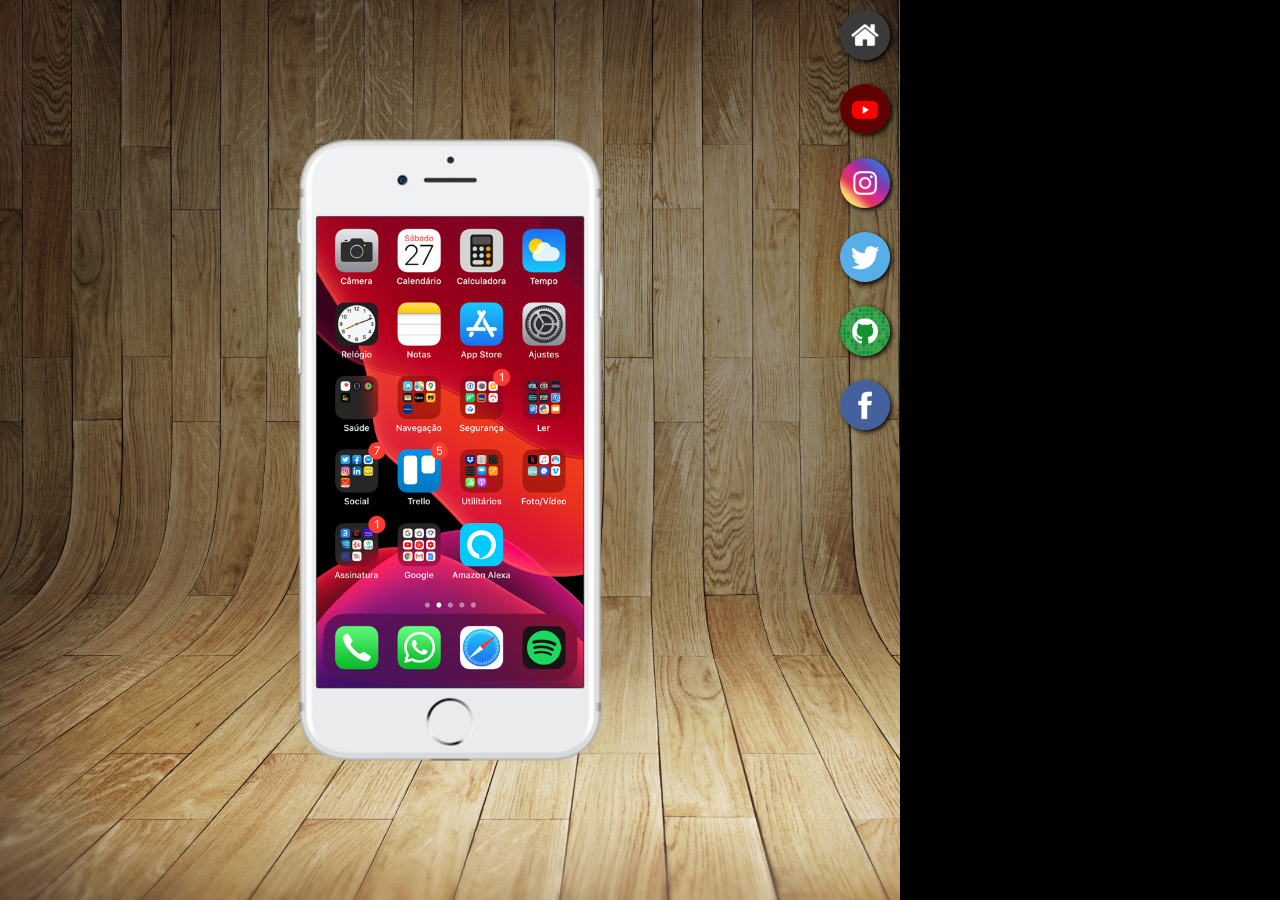
<file: index.html>
<!DOCTYPE html>
<html lang="pt=br">
<head>
    <meta charset="UTF-8">
    <meta name="viewport" content="width=device-width, initial-scale=1.0">
    <link rel="shortcut icon" href="favicon.ico" type="image/x-icon">
    <link rel="stylesheet" href="estilos/style.css">
    <title>Projeto Redes Sociais</title>
</head>
<body>
    <main>
        <section id="telefone">
            <iframe src="home.html" name="tela" id="tela" frameborder="0">
                Seu navegador não é compatível com isso.
            </iframe>
        </section>

        <section id="redes-sociais">
            <a href="home.html" target="tela"><img src="imagens/logo-home.jpg" alt=""></a><br>

            <a href="youtube.html" target="tela"><img src="imagens/logo-youtube.jpg" alt=""></a><br>

            <a href="instagram.html" target="tela"><img src="imagens/logo-instagram.jpg" alt=""></a><br>

            <a href="twitter.html" target="tela"><img src="imagens/logo-twitter.jpg" alt=""></a><br>

            <a href="github.html" target="tela"><img src="imagens/logo-github.jpg" alt=""></a><br>

            <a href="facebook.html" target="tela"><img src="imagens/logo-facebook.jpg" alt=""></a>
        </section>
    </main>
</body>
</html>
</file>
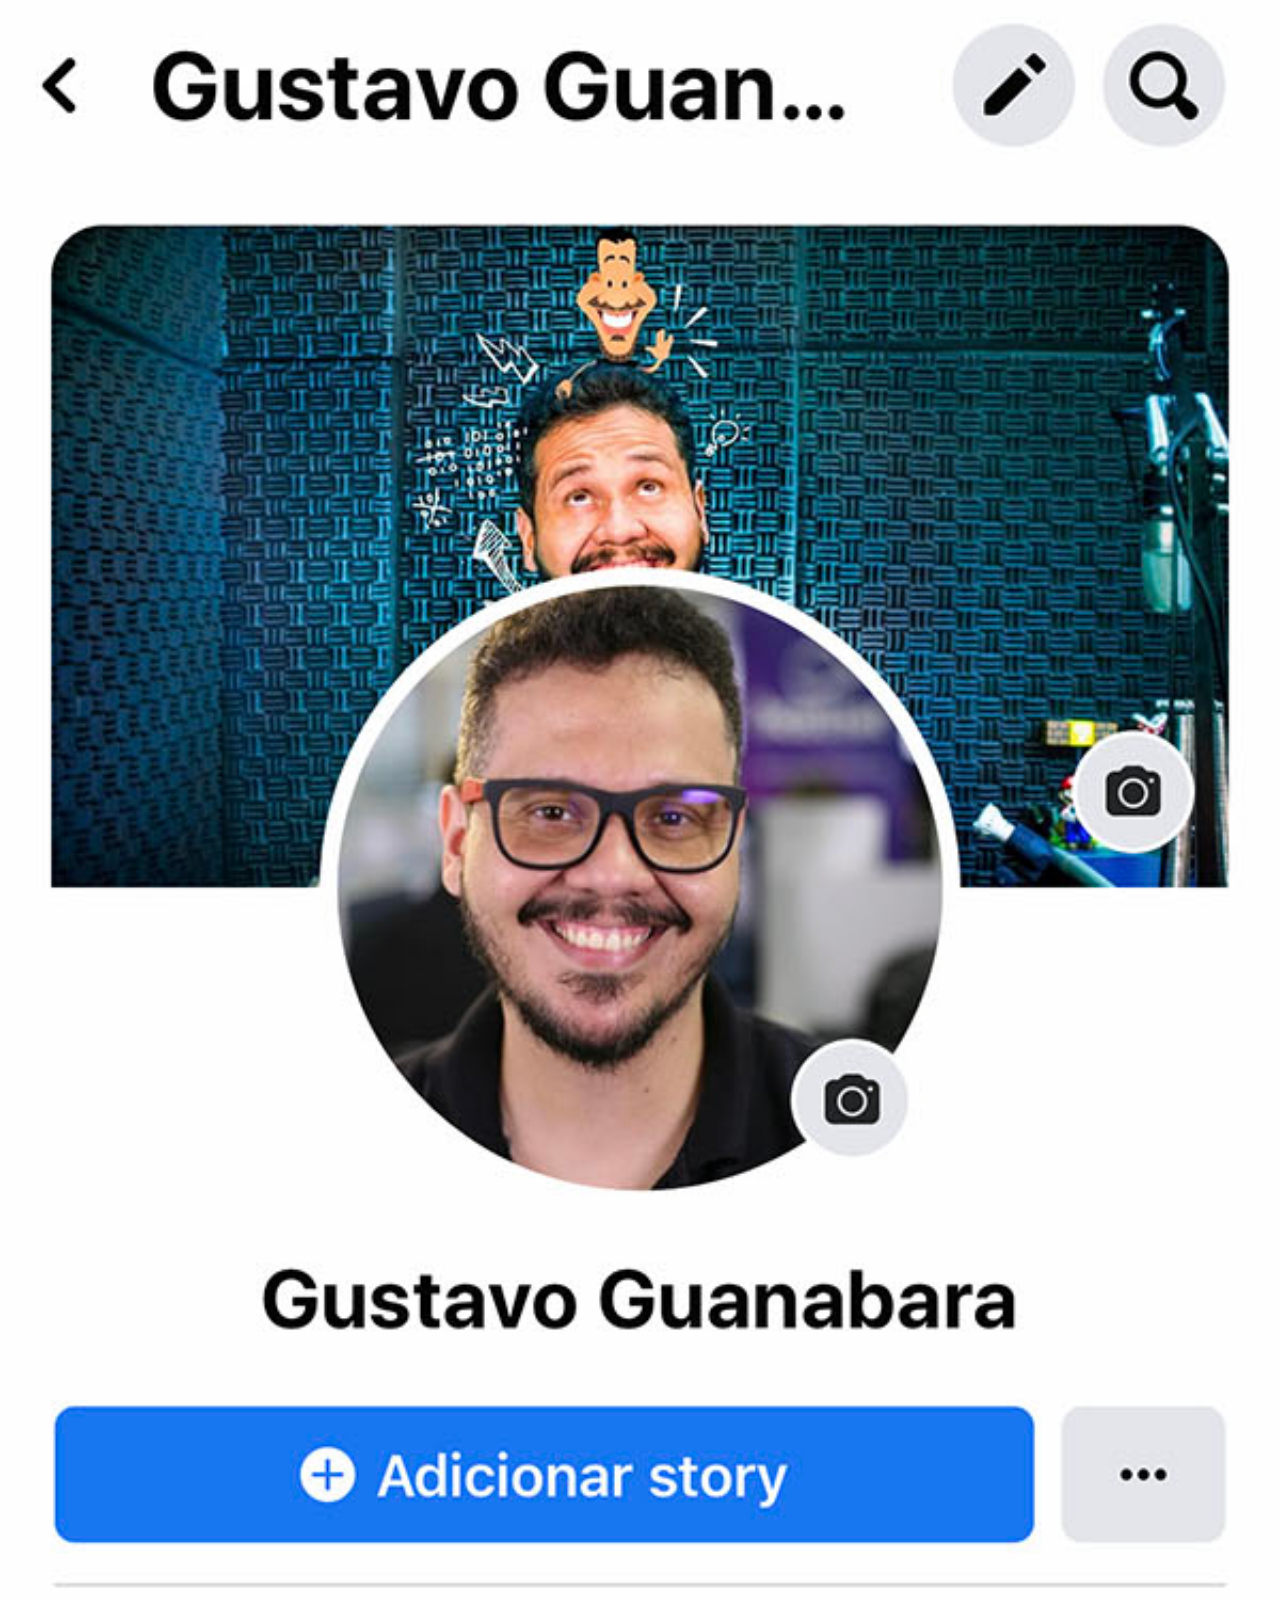
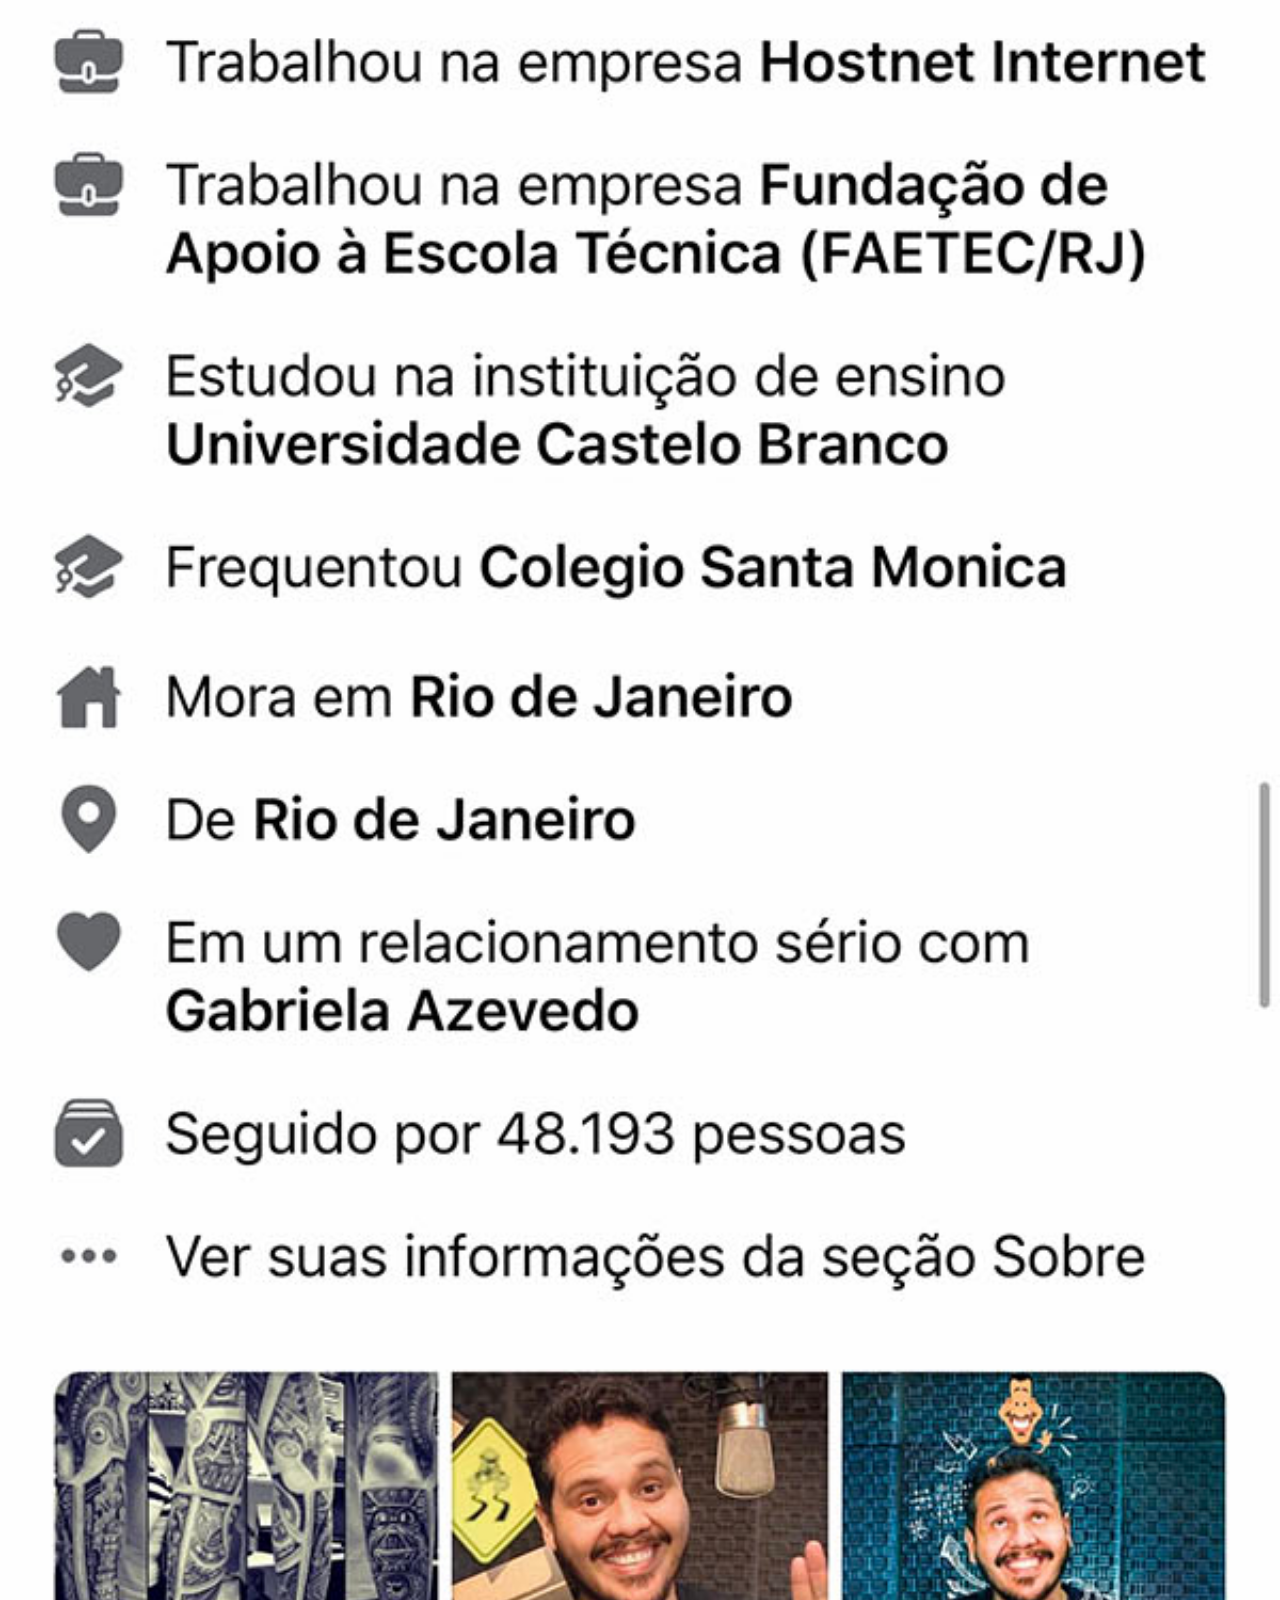
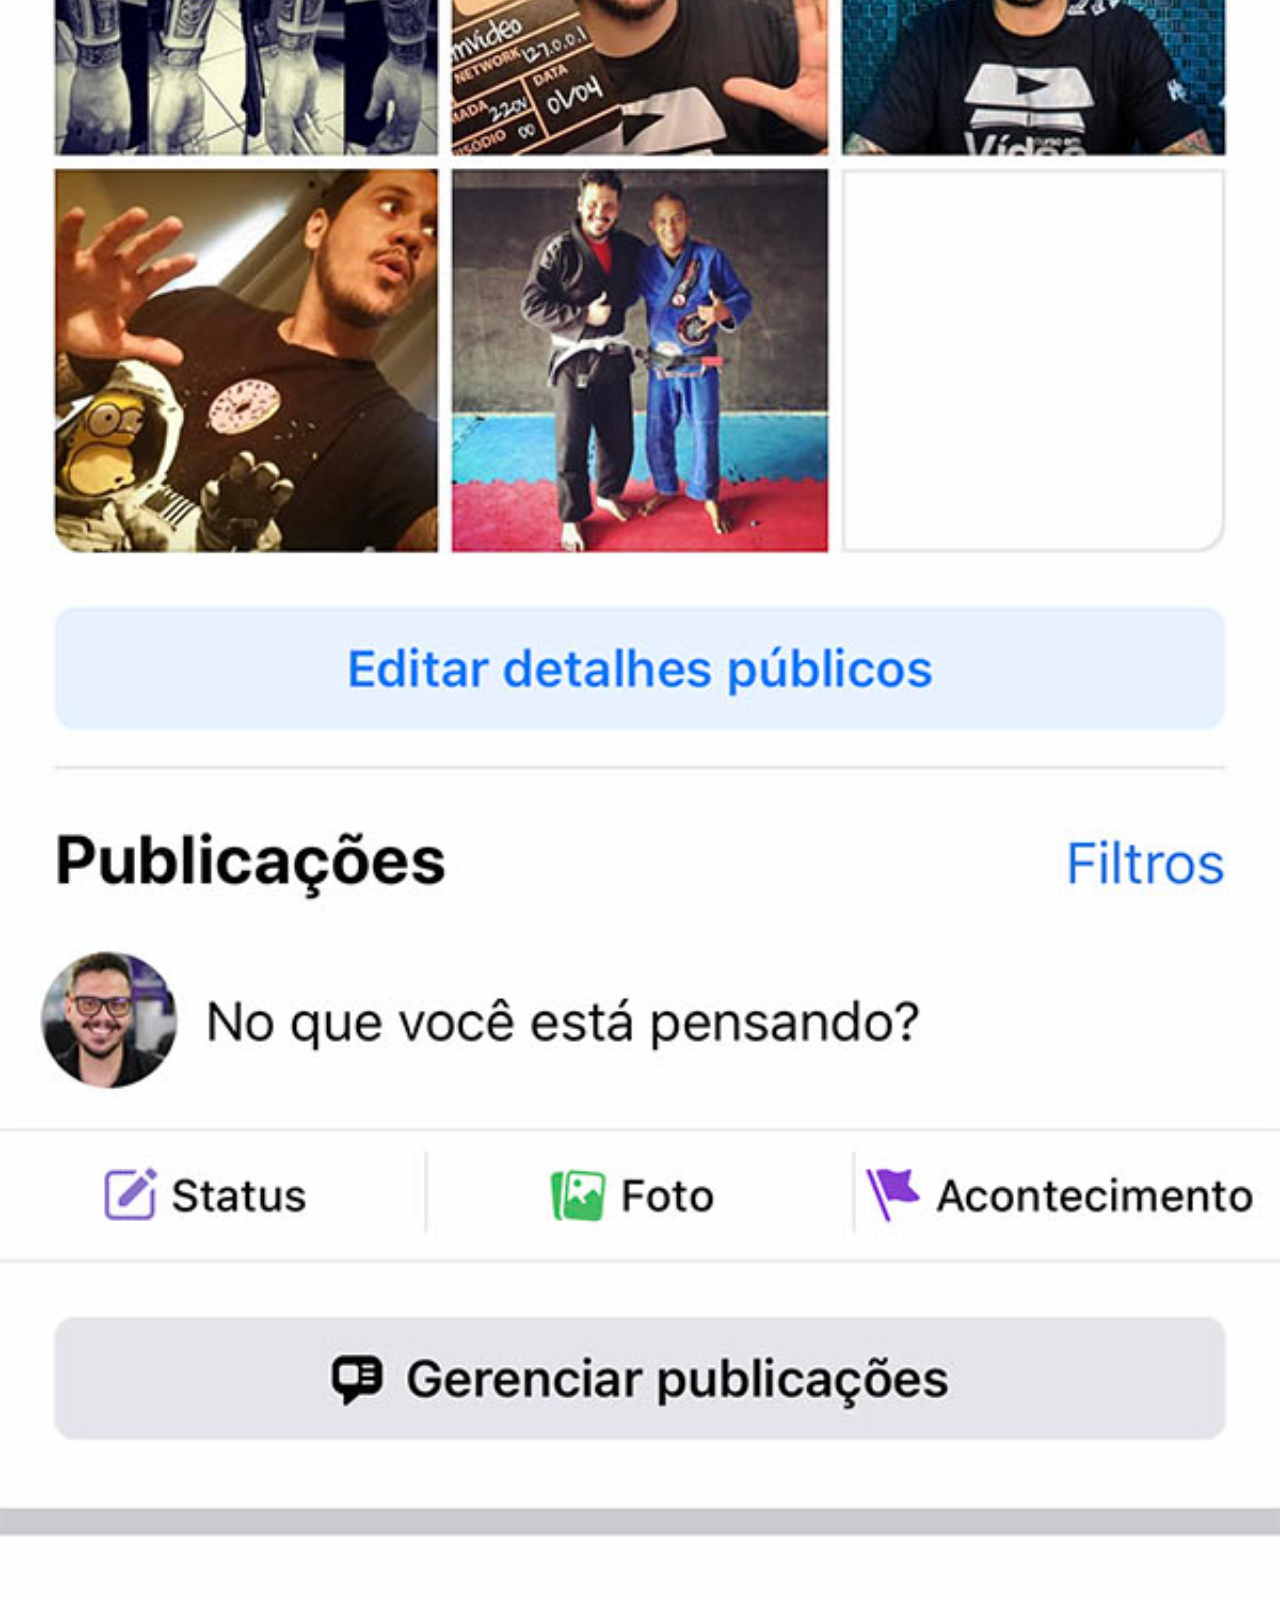
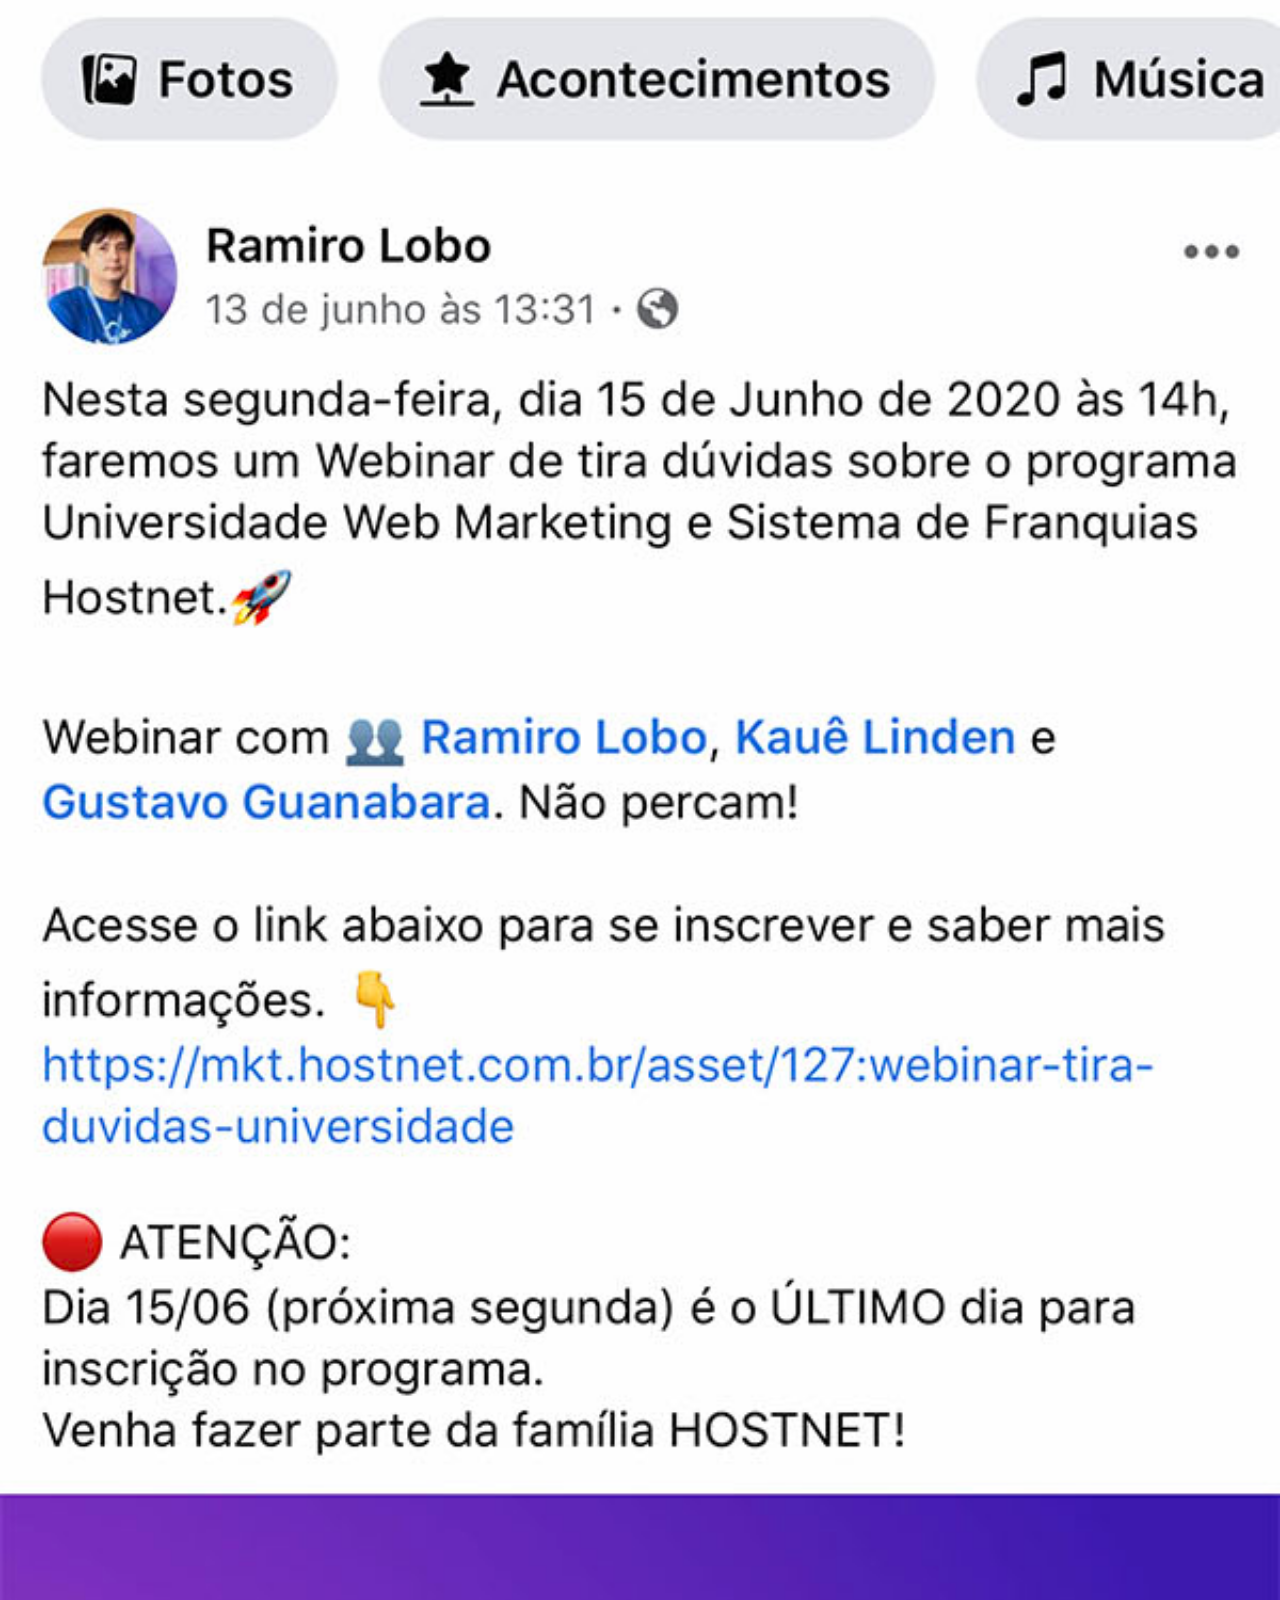
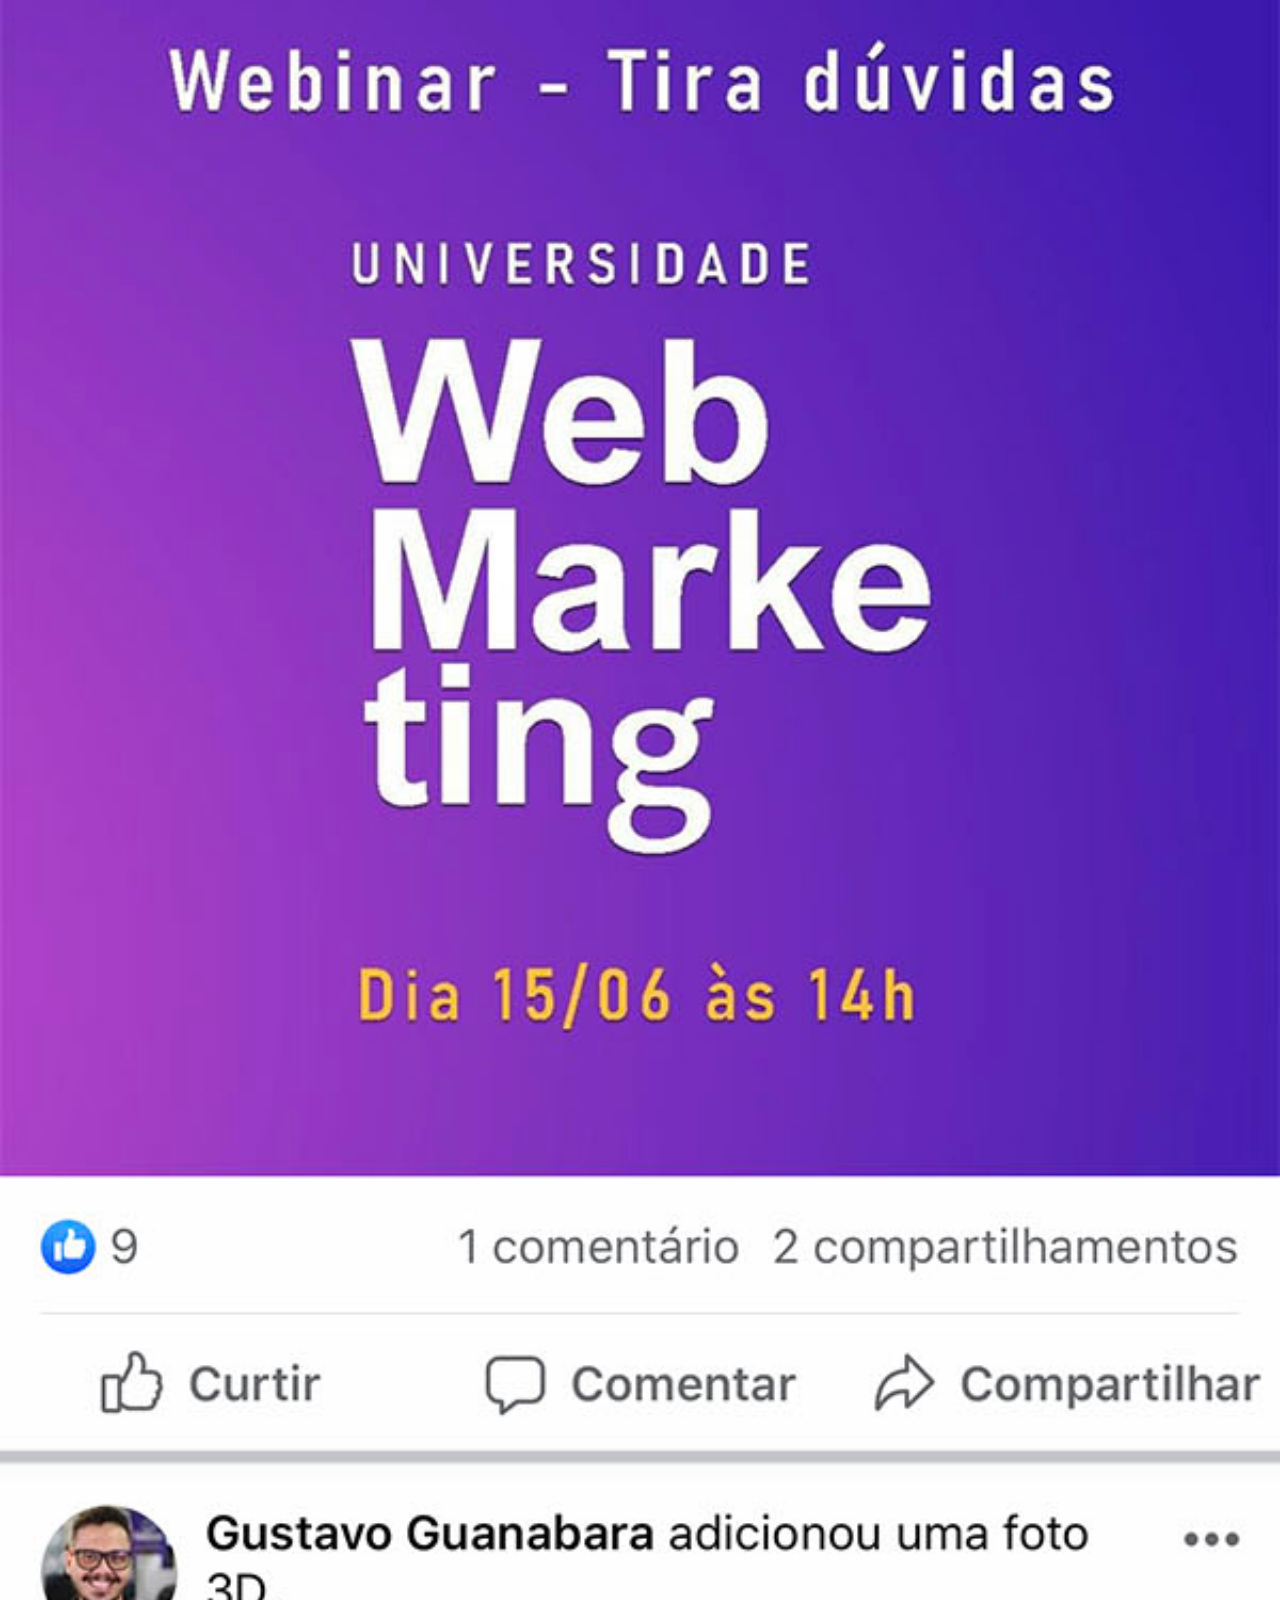
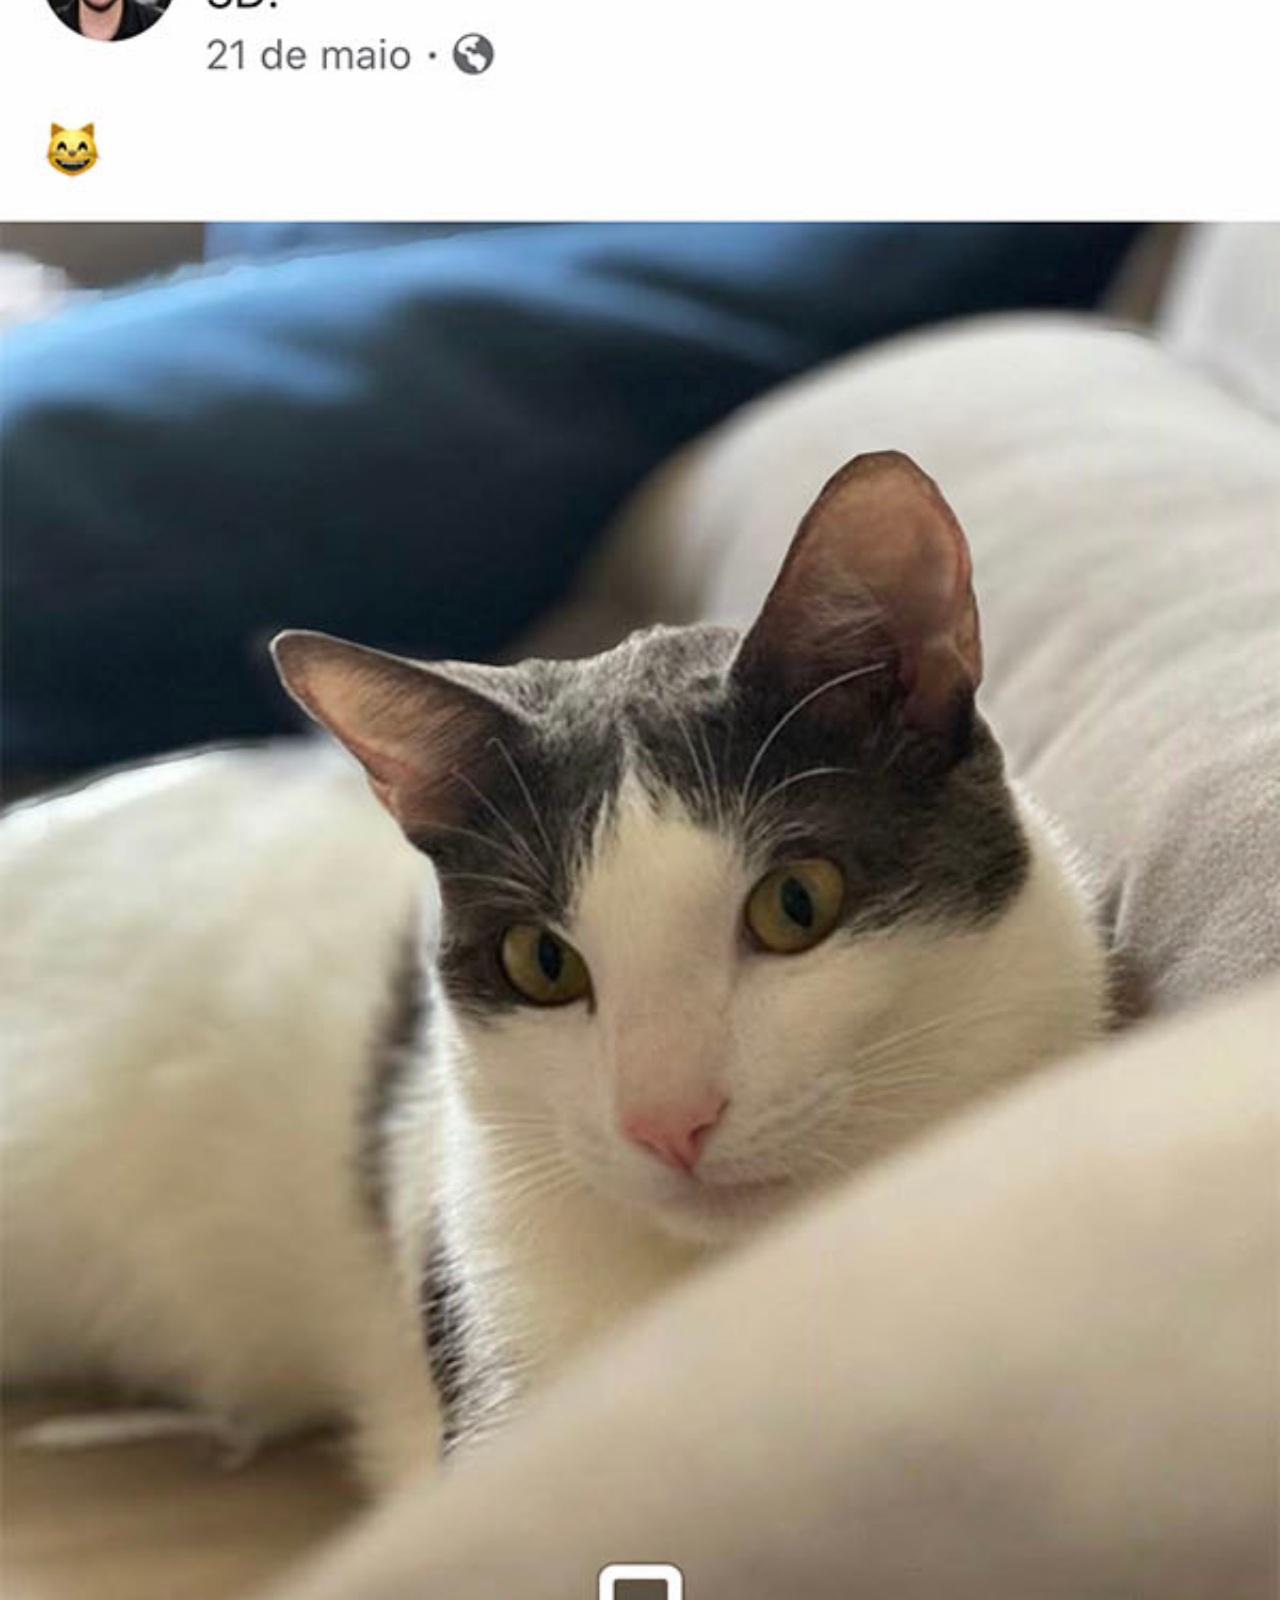
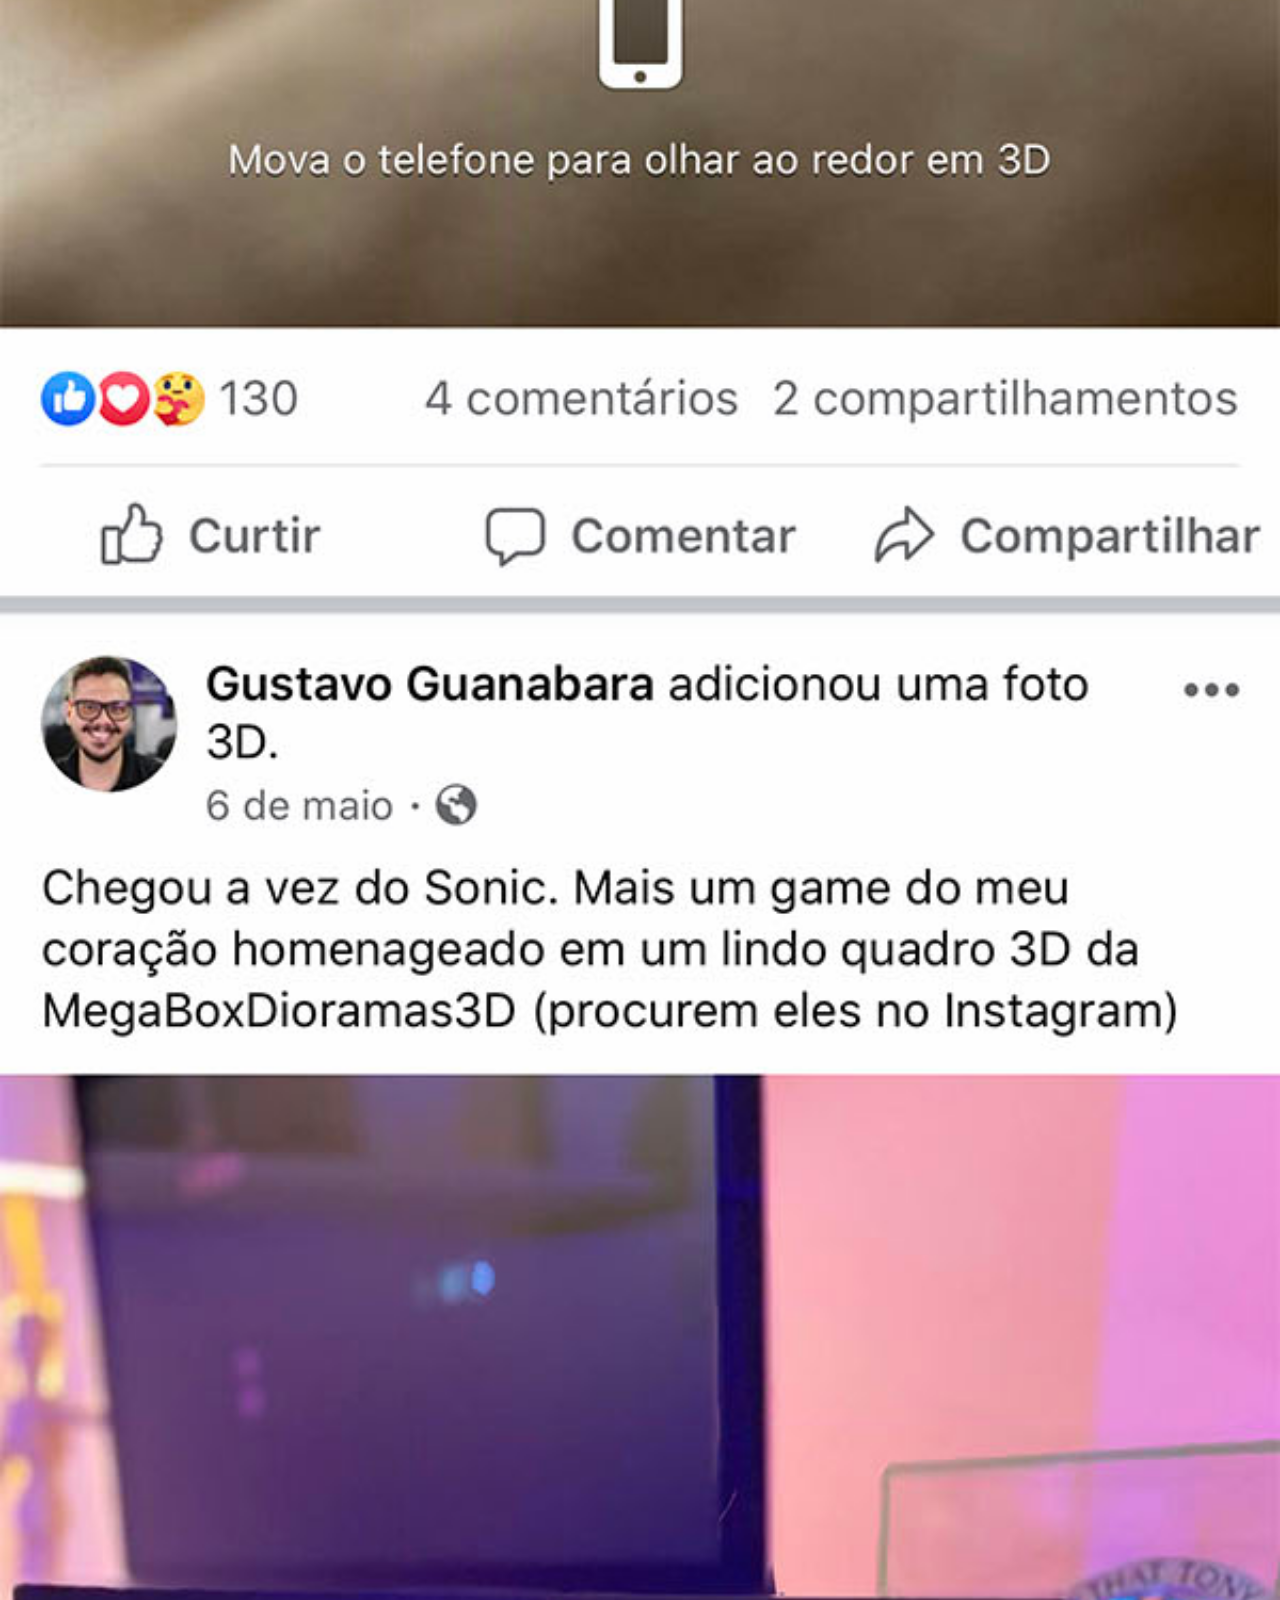
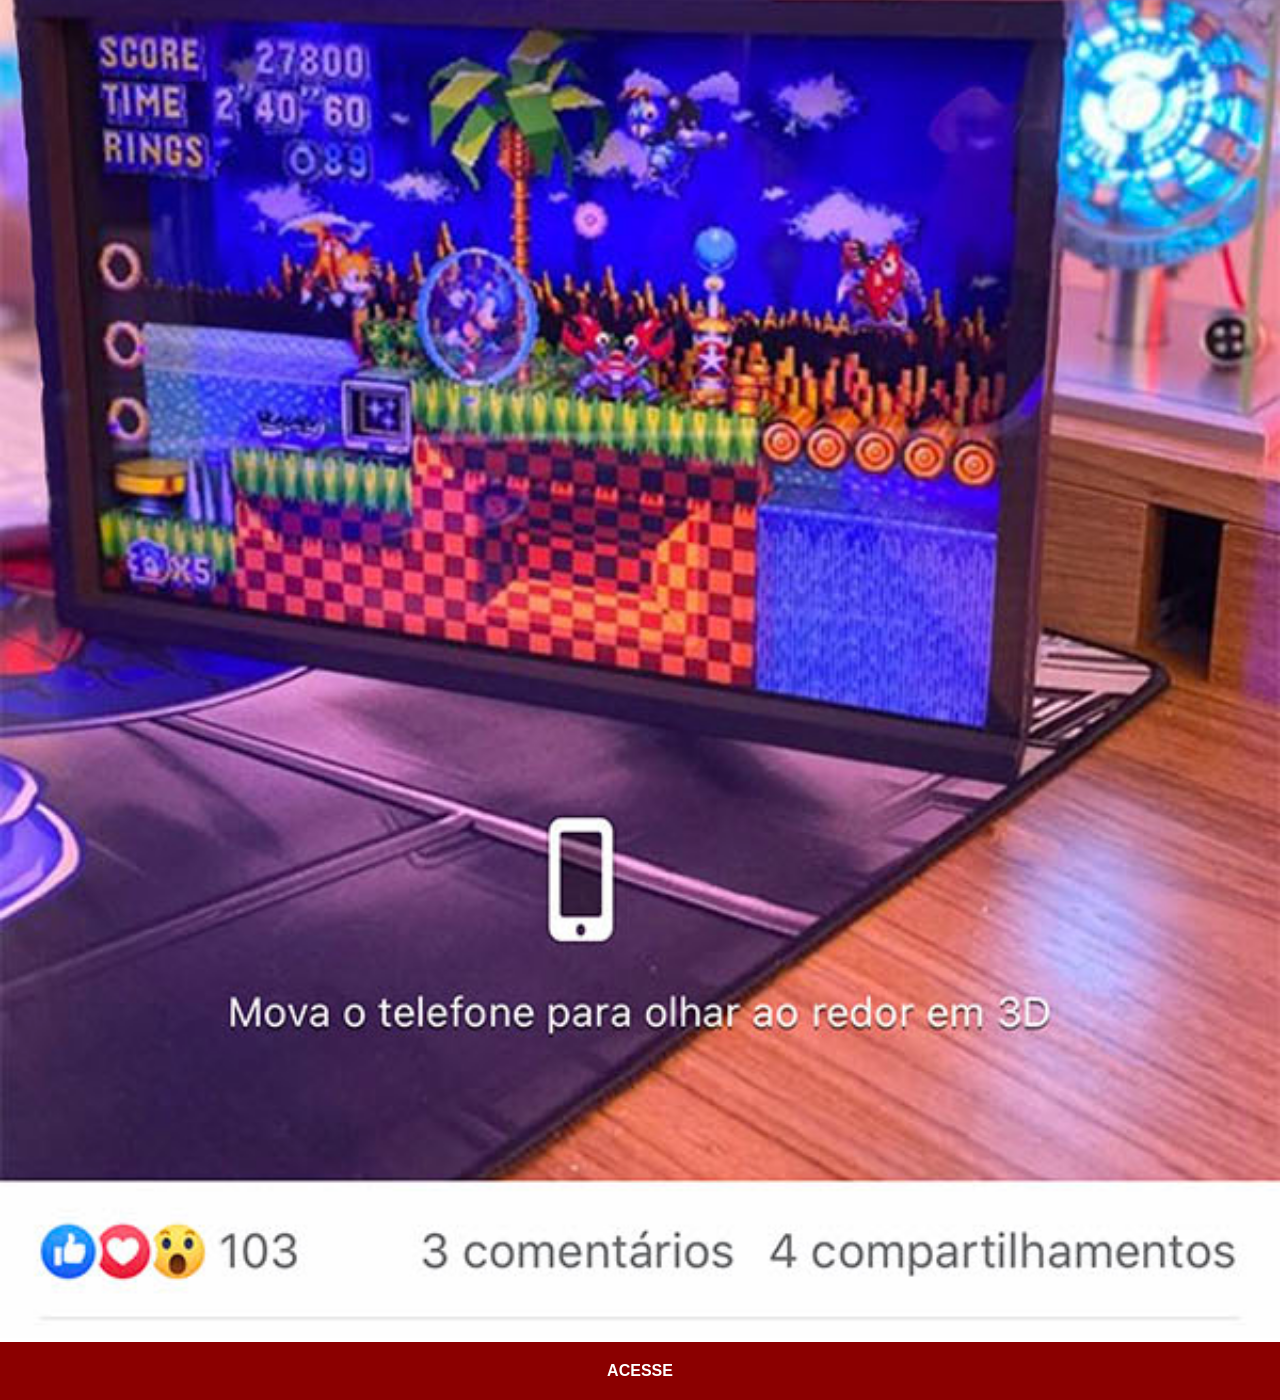
<file: facebook.html>
<!DOCTYPE html>
<html lang="pt-br">
<head>
    <meta charset="UTF-8">
    <meta name="viewport" content="width=device-width, initial-scale=1.0">
    <title>Facebook</title>
    <link rel="stylesheet" href="estilos/social.css">
</head>
<body>
    <img src="imagens/tela-facebook.jpg" alt="Facebook">
    <a href="https://www.facebook.com/gustavoguanabara/?locale=pt_BR" target="_blank">ACESSE</a>
</body>
</html>
</file>
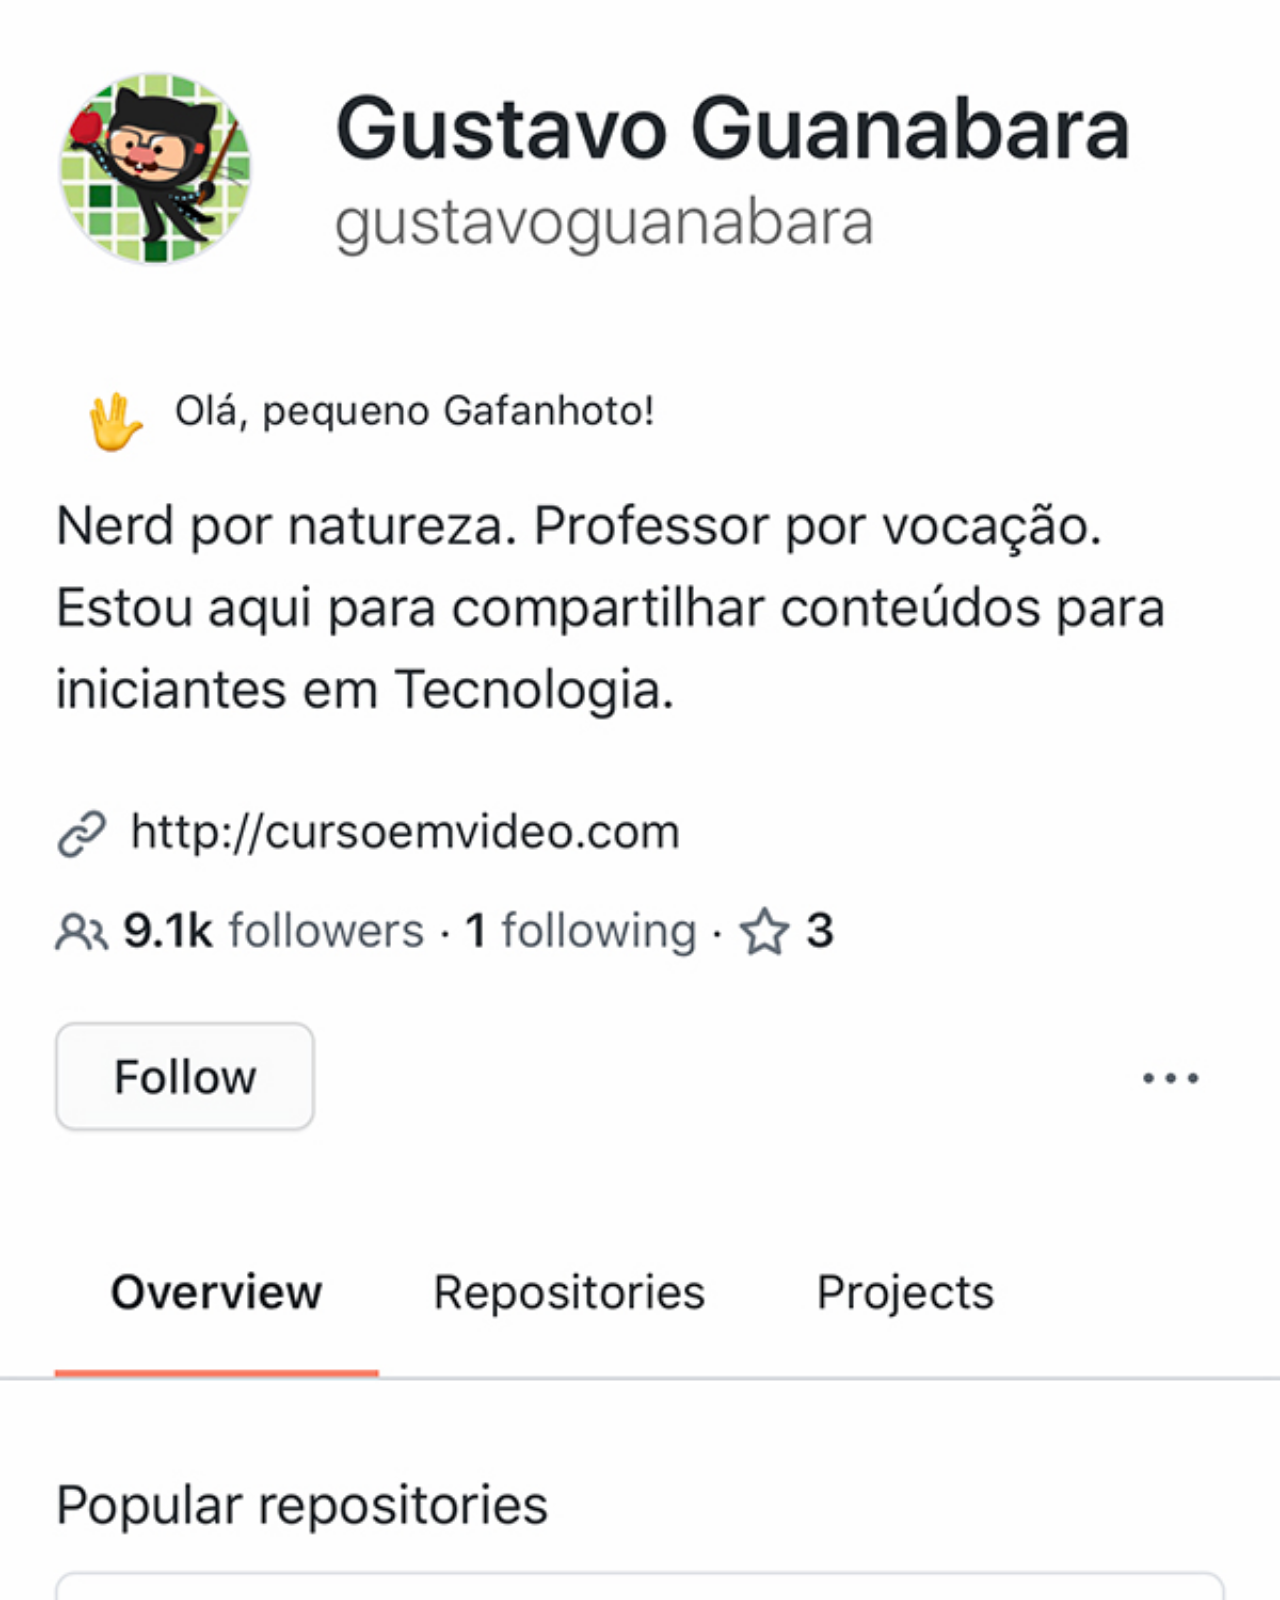
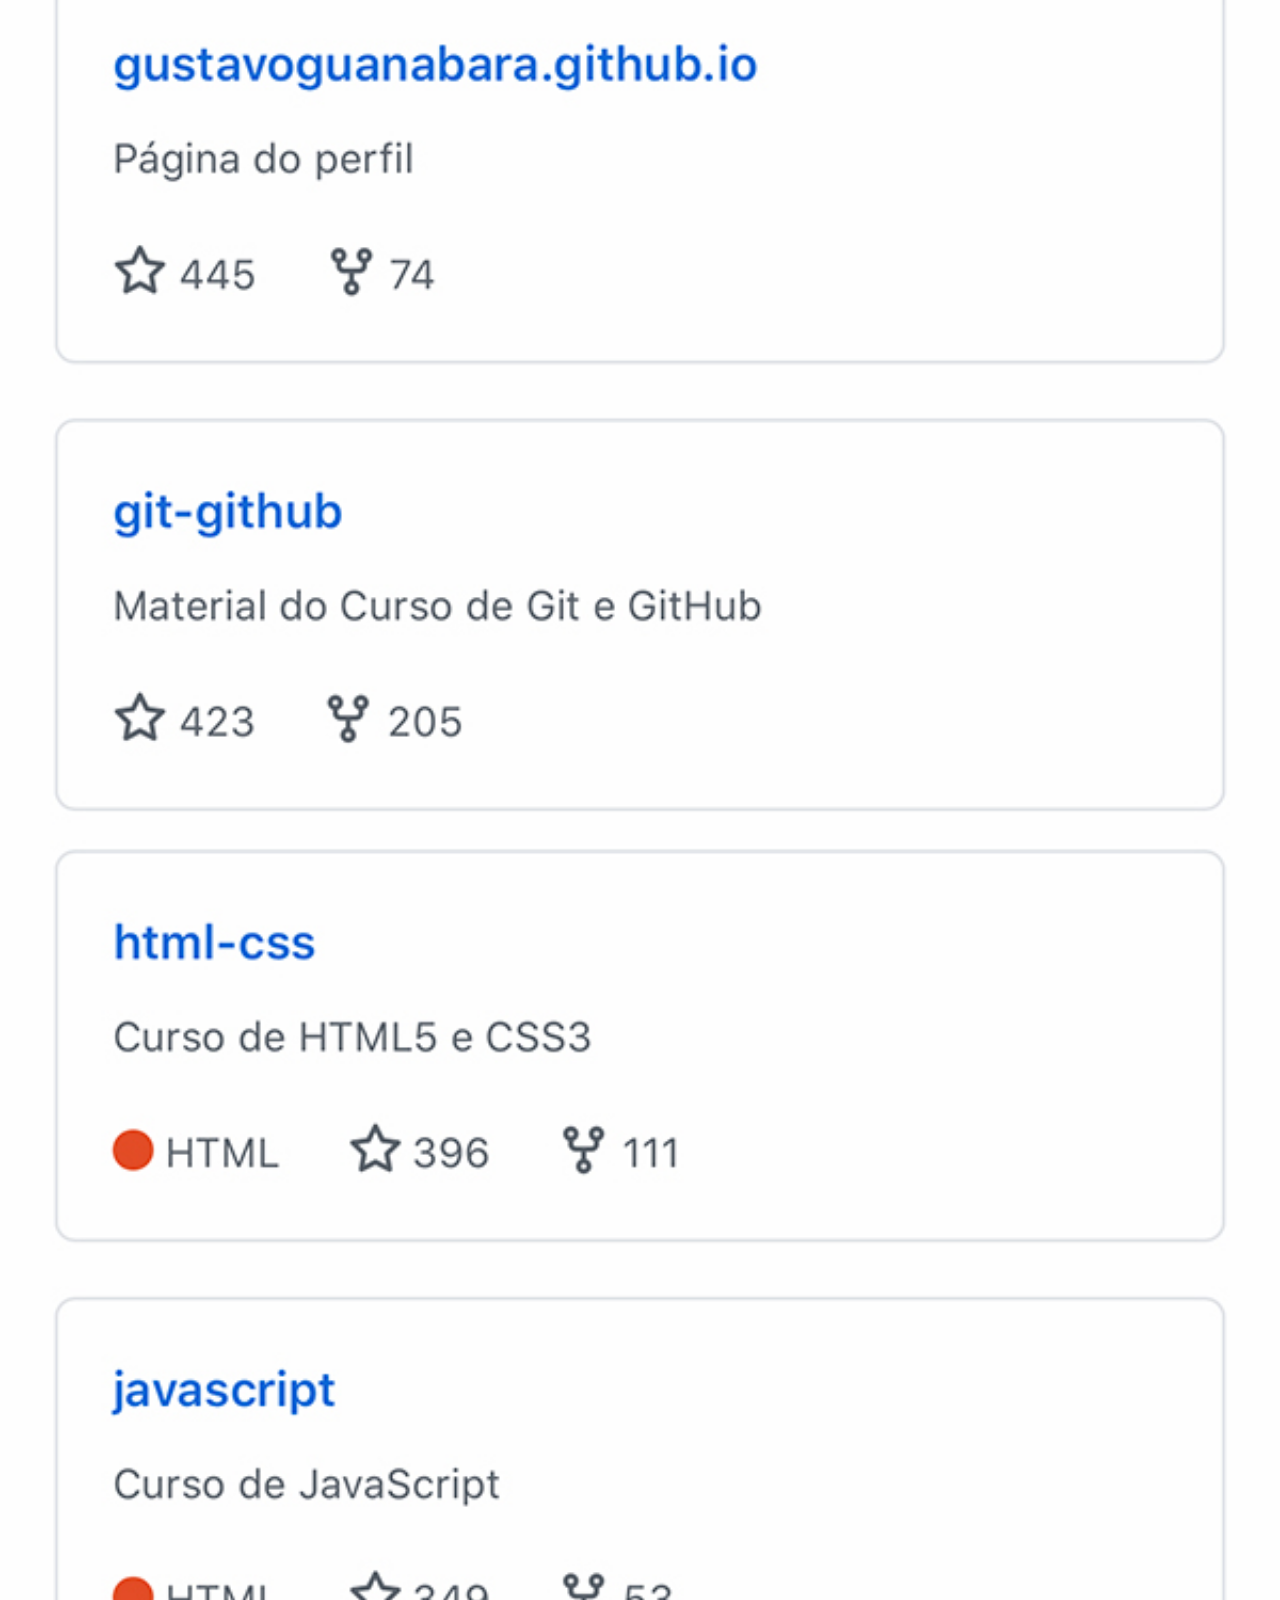
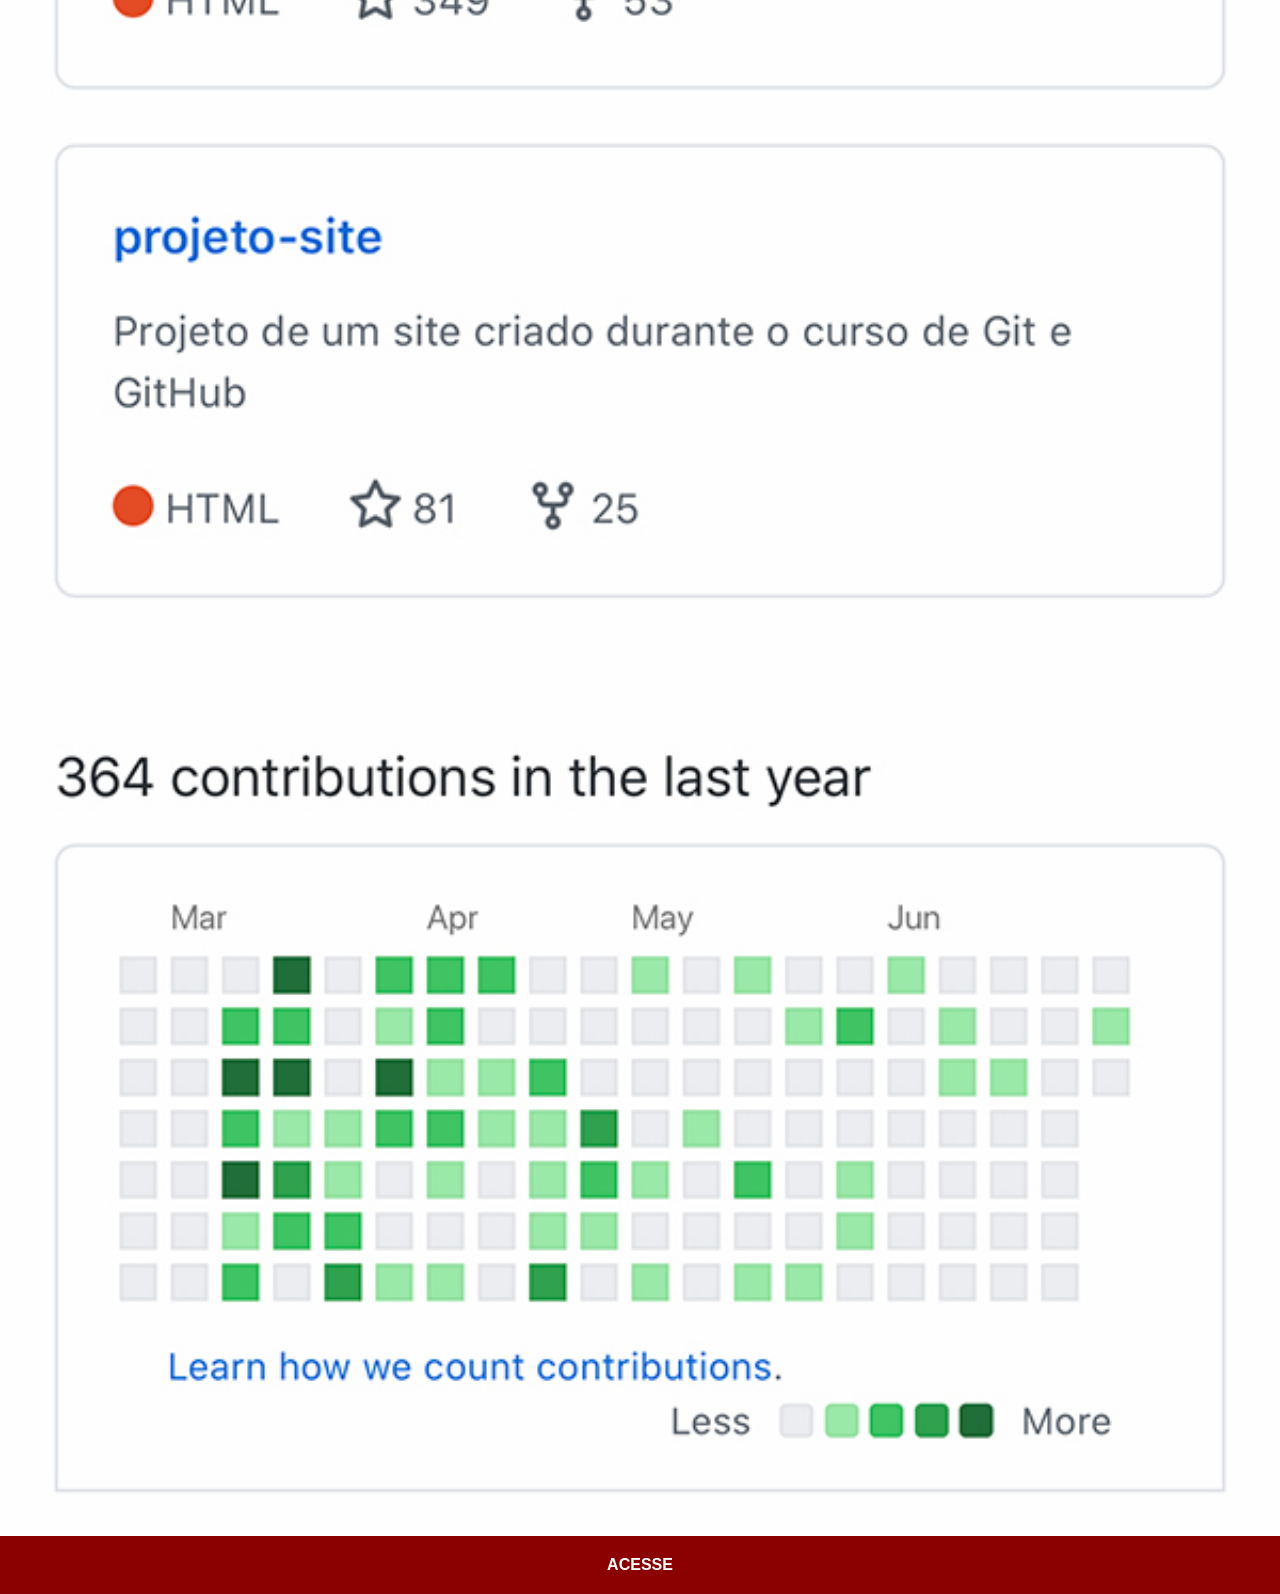
<file: github.html>
<!DOCTYPE html>
<html lang="pt-br">
<head>
    <meta charset="UTF-8">
    <meta name="viewport" content="width=device-width, initial-scale=1.0">
    <title>GitHub</title>
    <link rel="stylesheet" href="estilos/social.css">
</head>
<body>
    <img src="imagens/tela-github.jpg" alt="GitHub">
    <a href="https://github.com/andressa-cinelli" target="_blank">ACESSE</a>
</body>
</html>
</file>
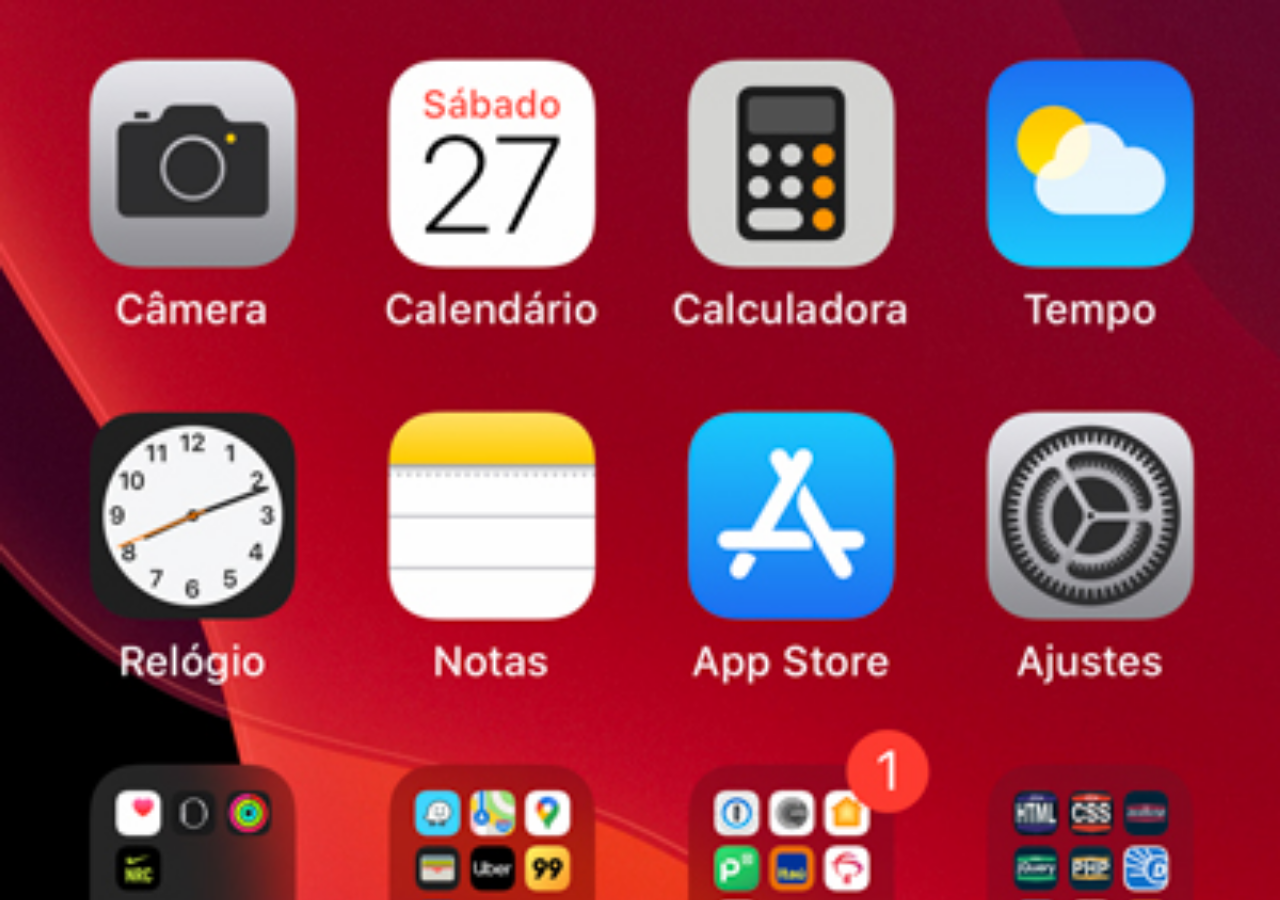
<file: home.html>
<!DOCTYPE html>
<html lang="pt-br">
<head>
    <meta charset="UTF-8">
    <meta name="viewport" content="width=device-width, initial-scale=1.0">
    <title>Home</title>
</head>
<style>
    *{
        margin: 0px;
        padding: 0px;
    }

    body{
        width: 100vw;
        height: 100vh;
        background: black url('imagens/tela-home.jpg') no-repeat top center;
        background-size: cover;
    }
</style>
<body>
    
</body>
</html>
</file>
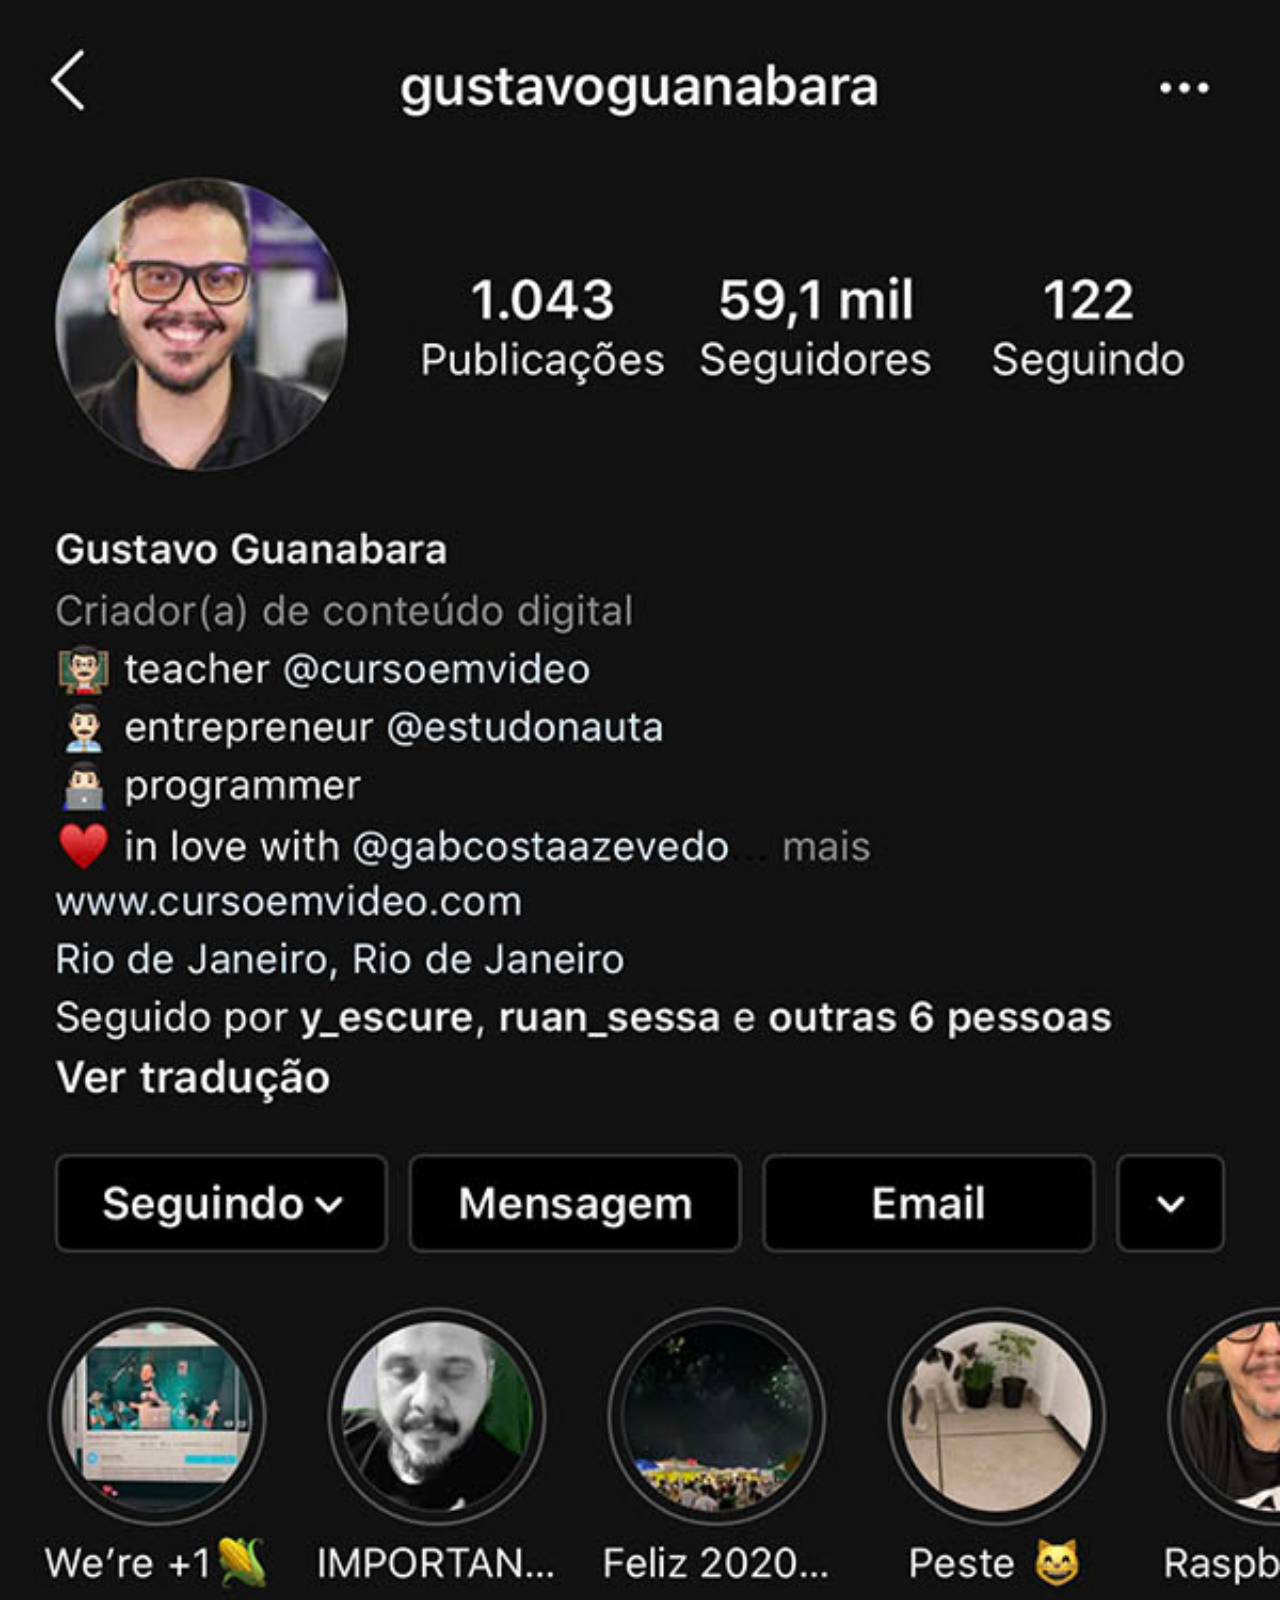
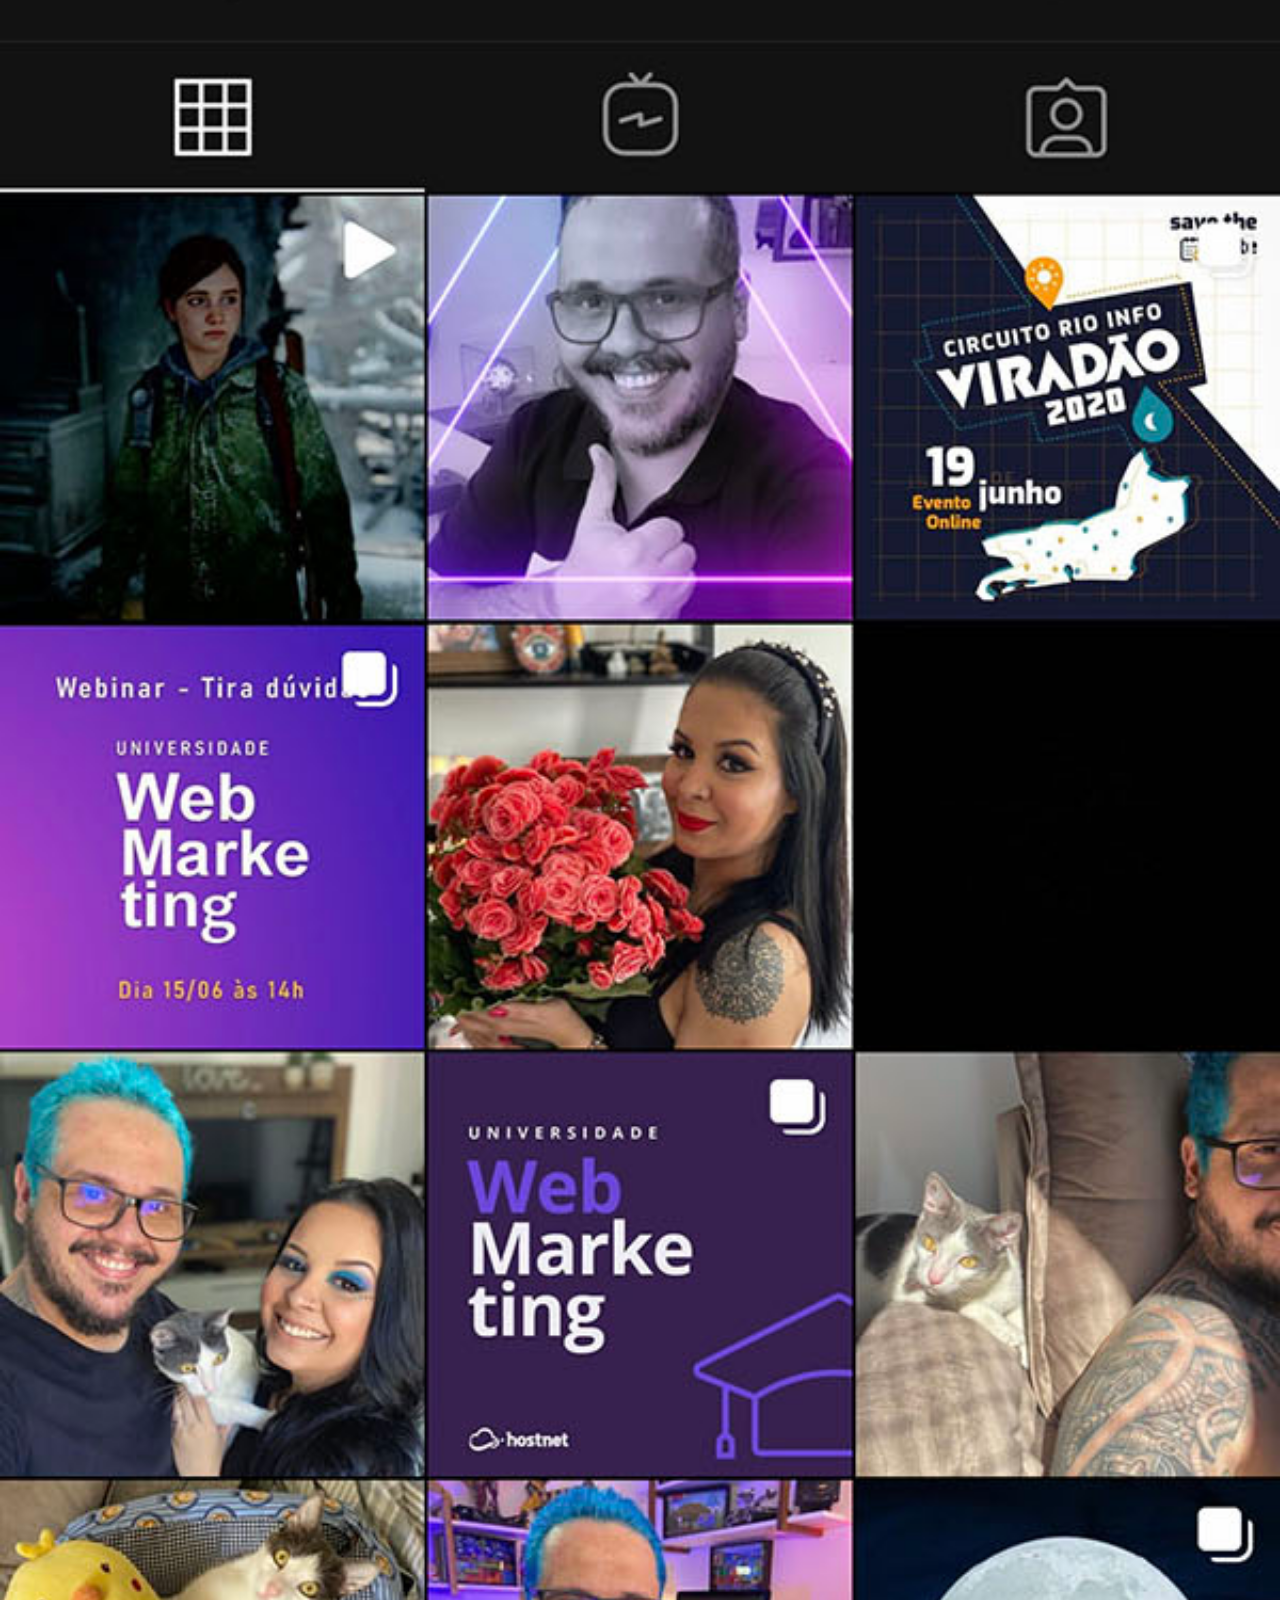
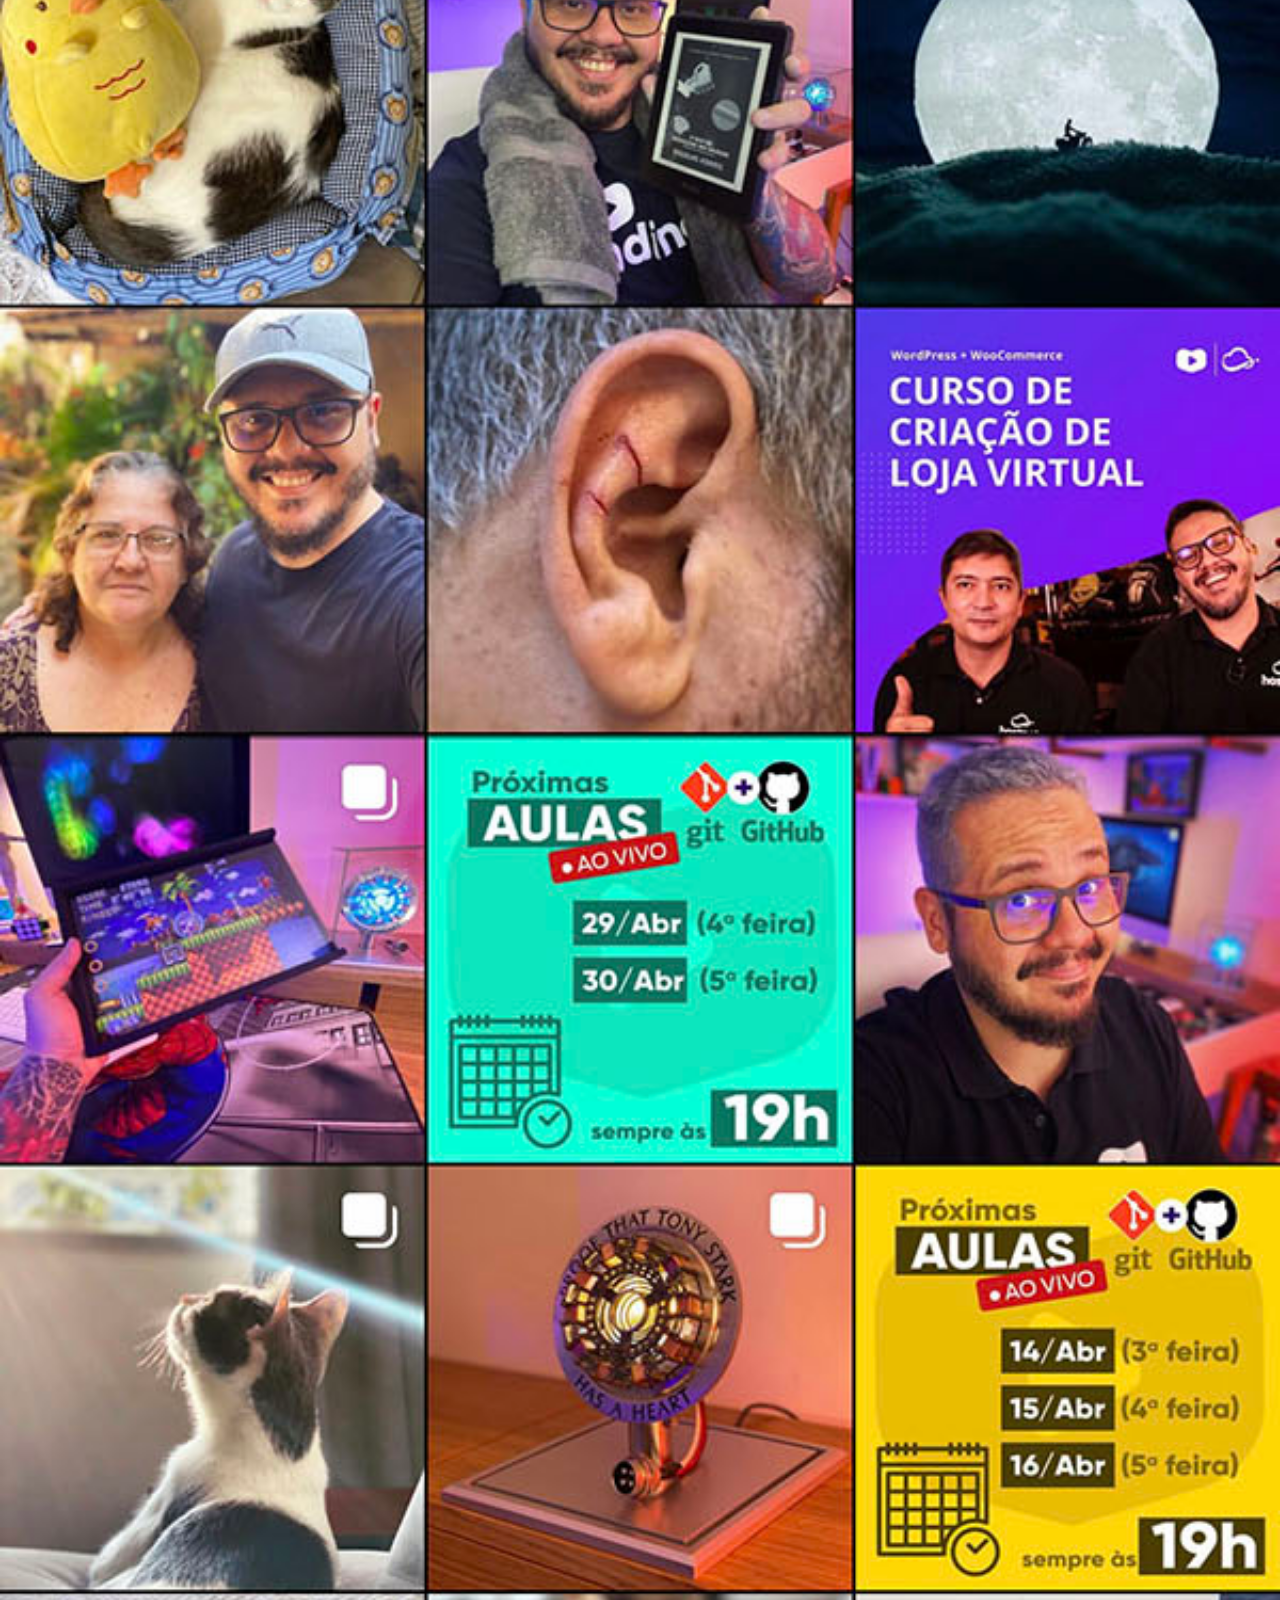
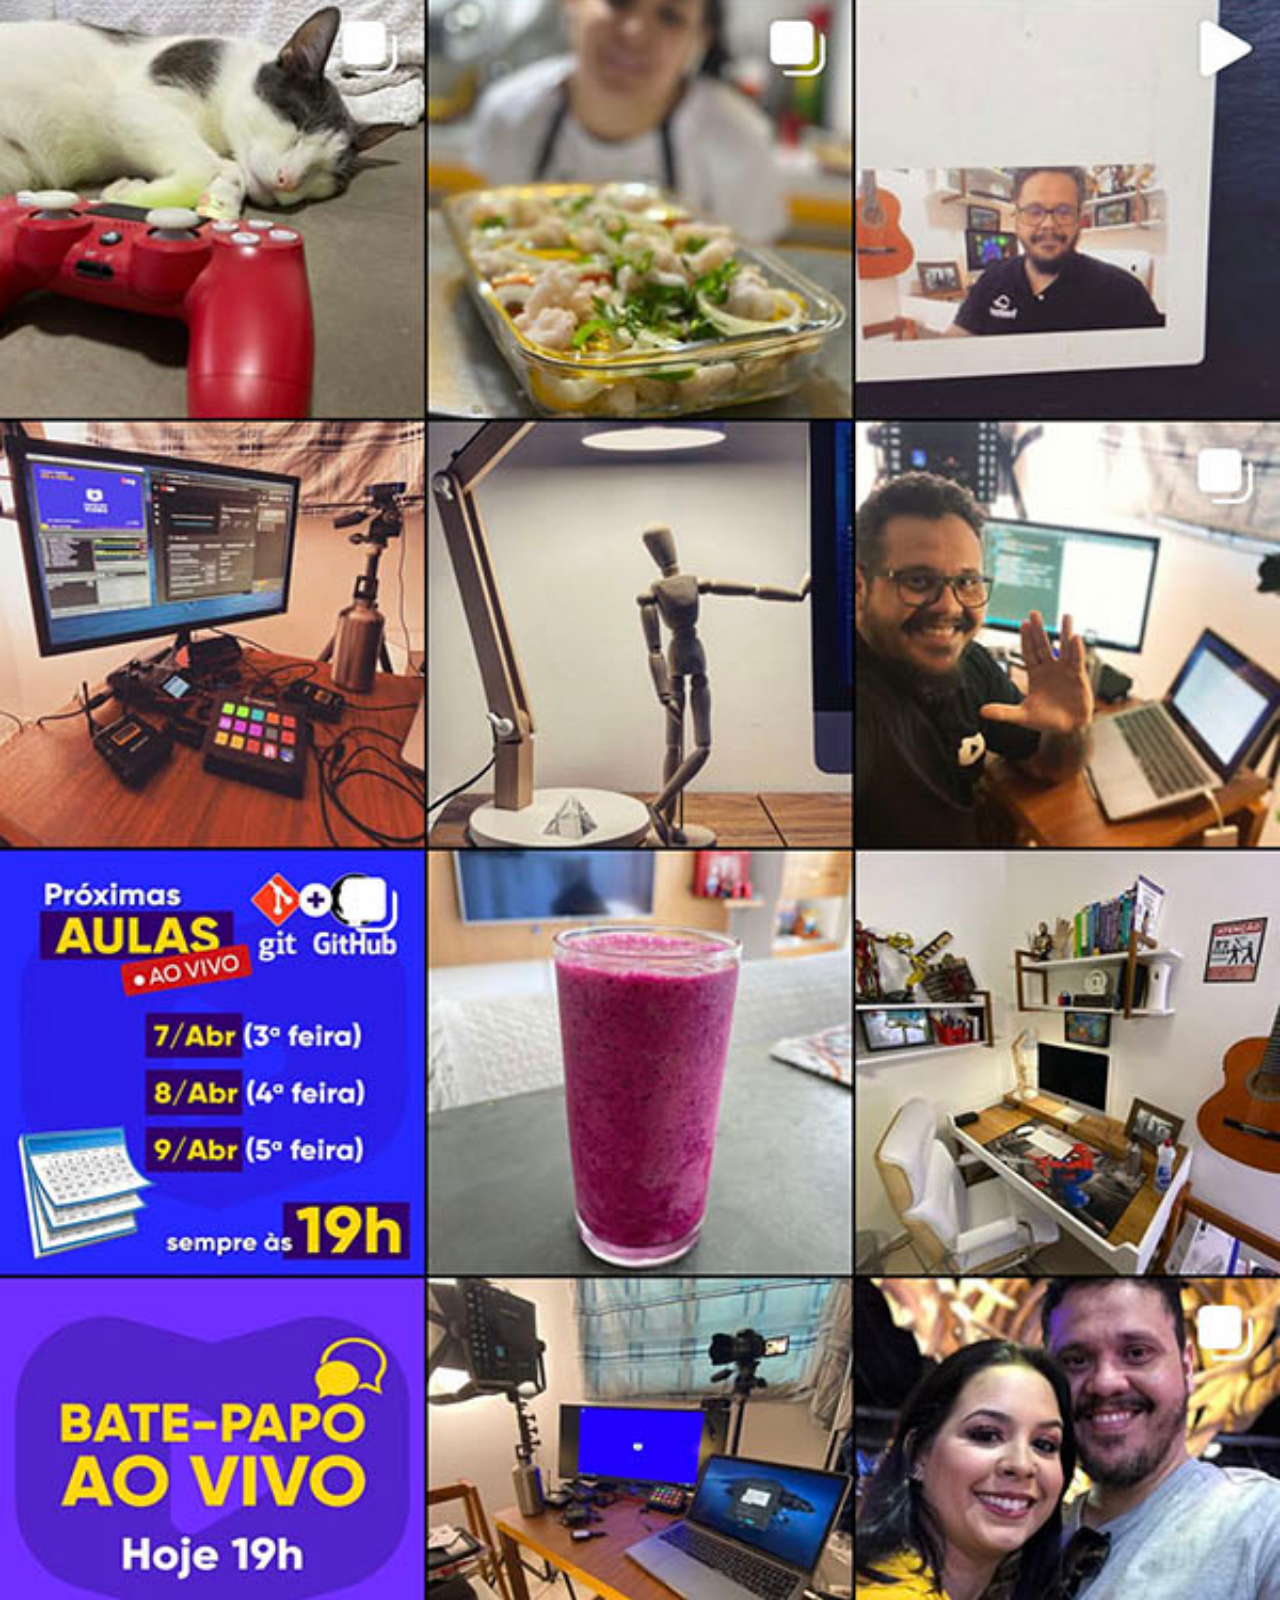
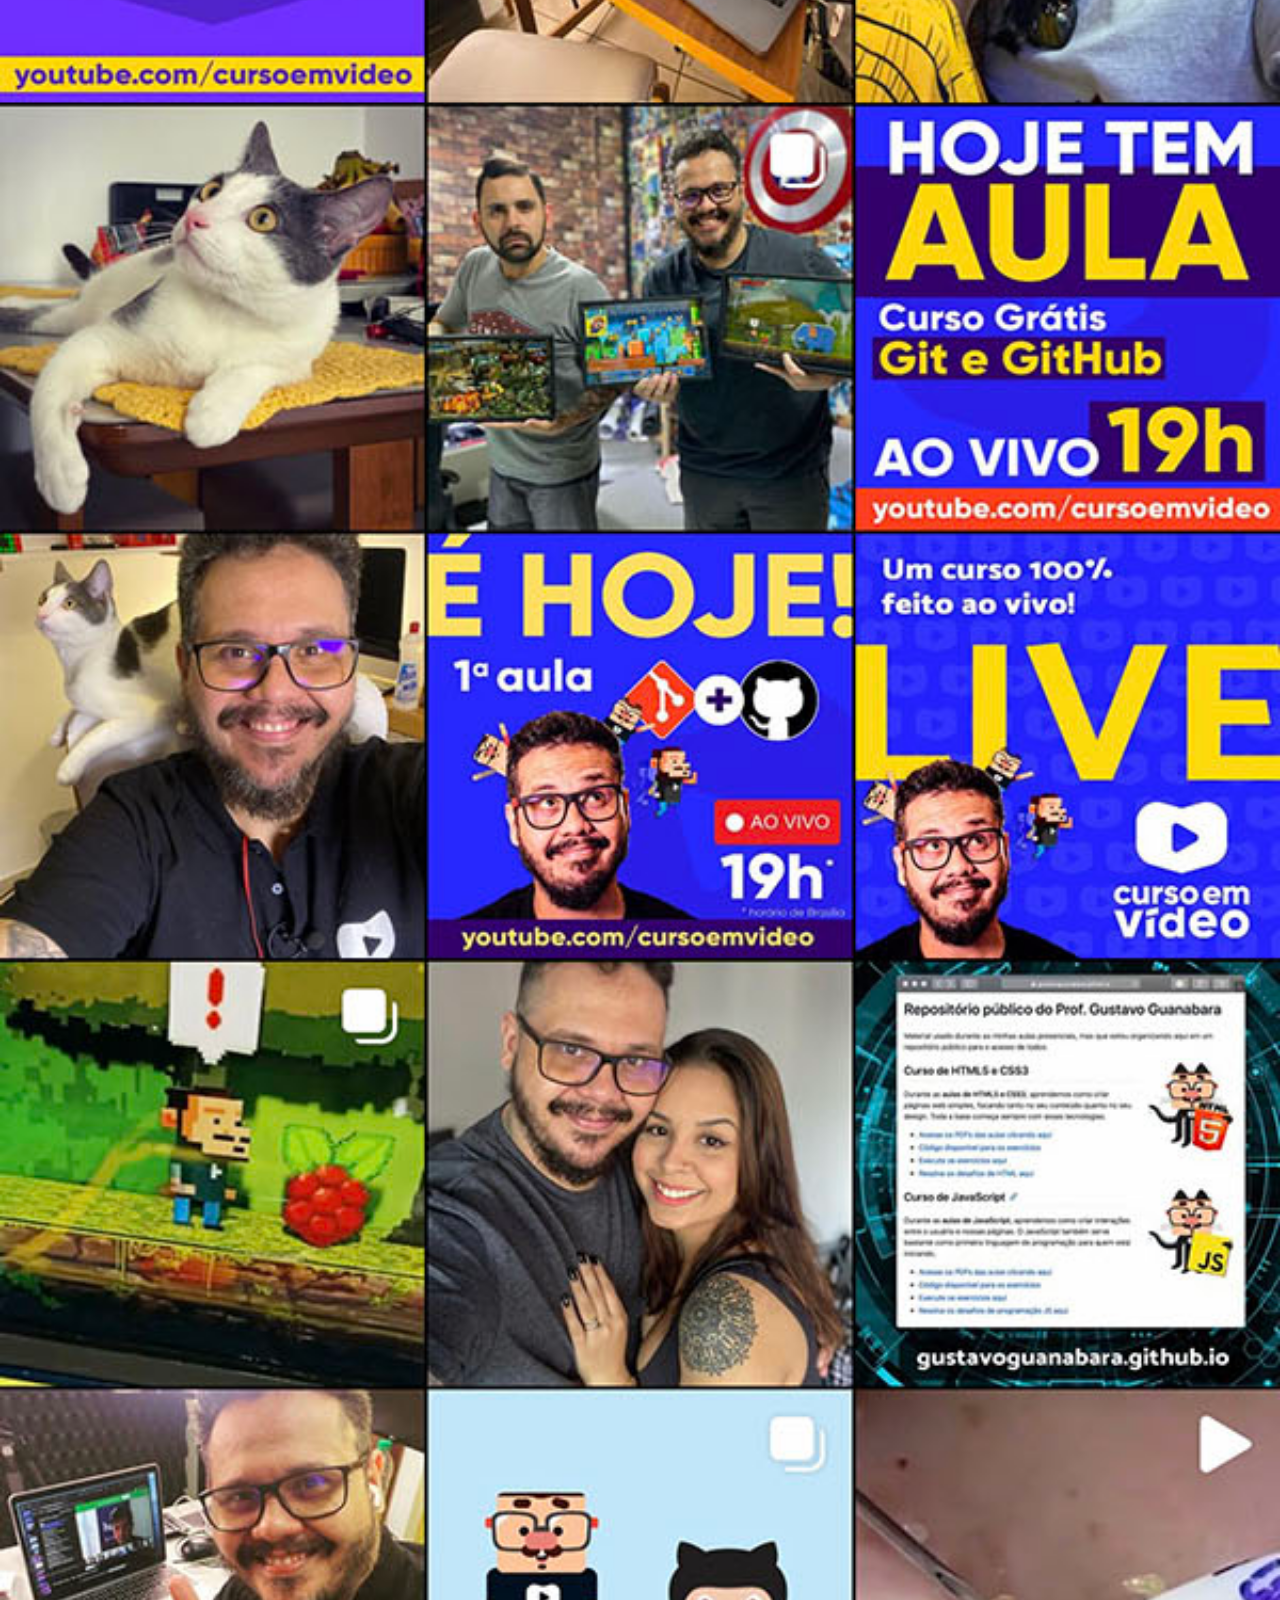
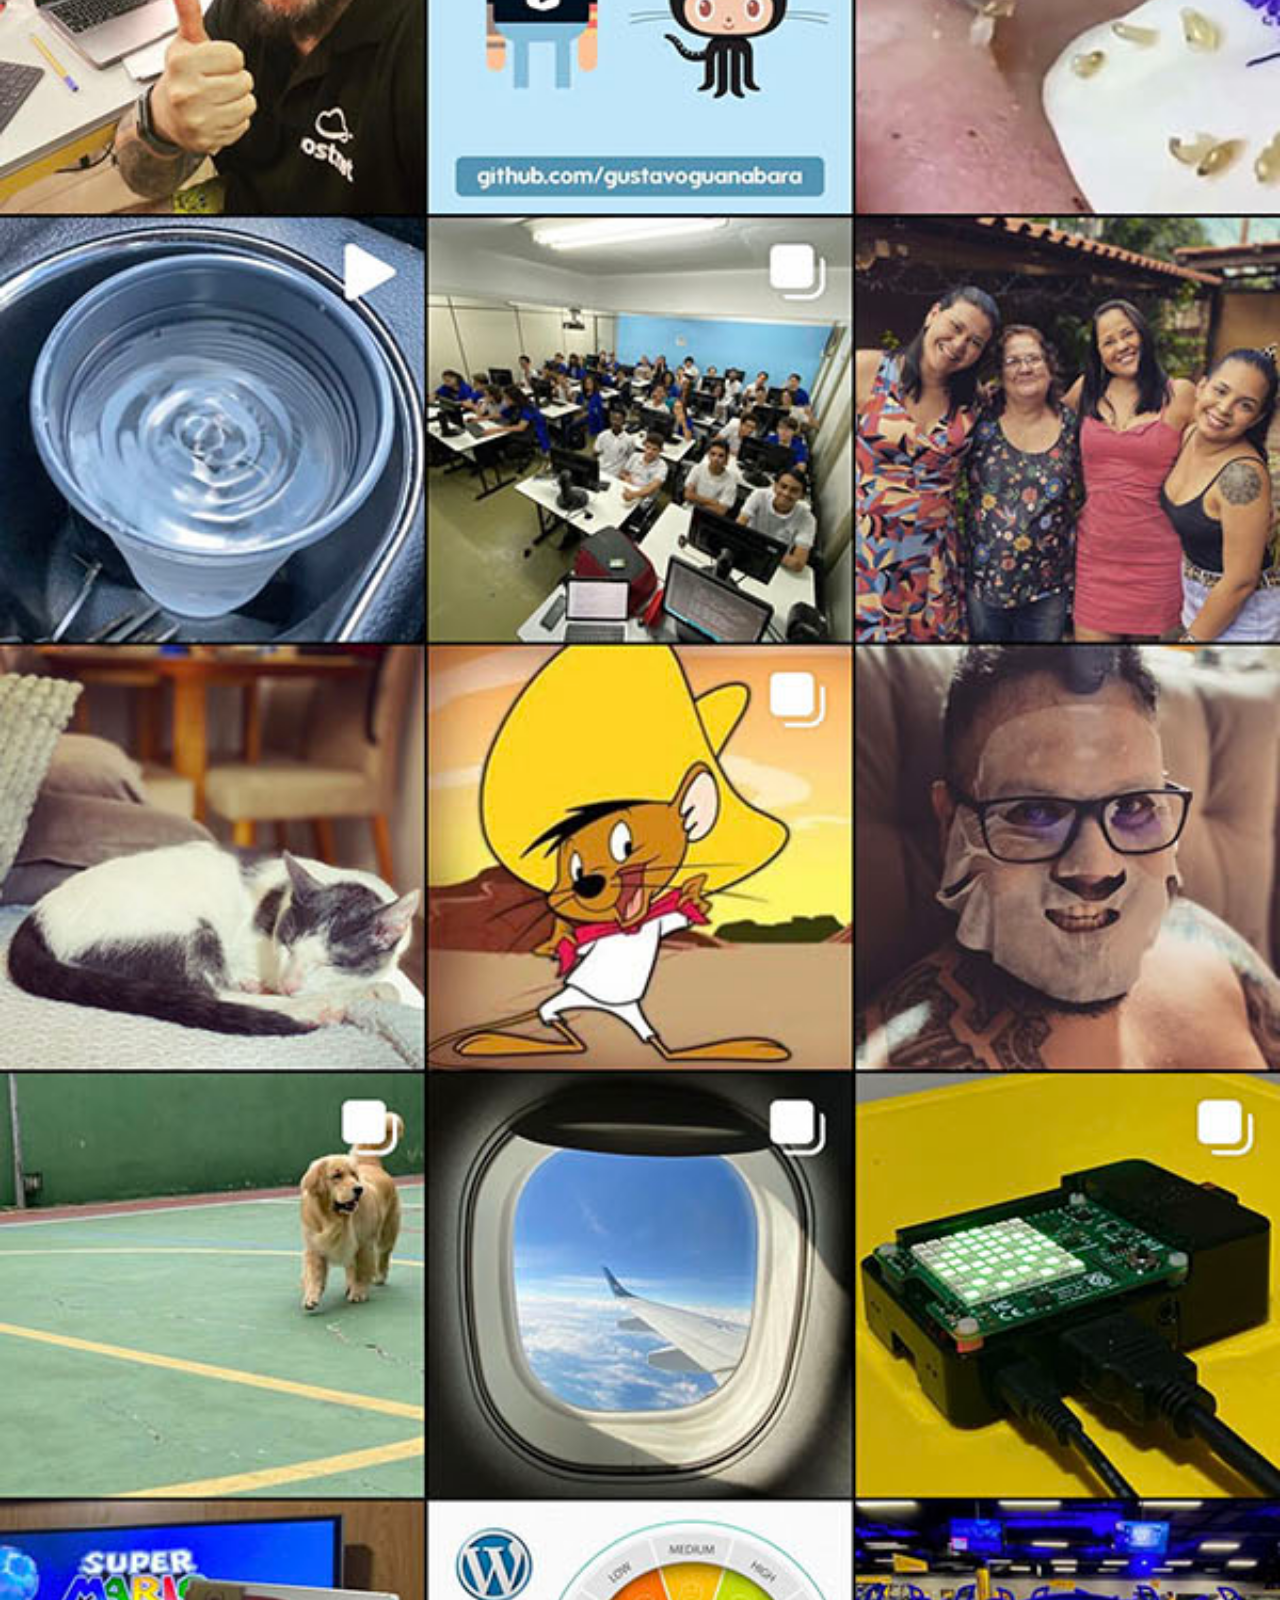
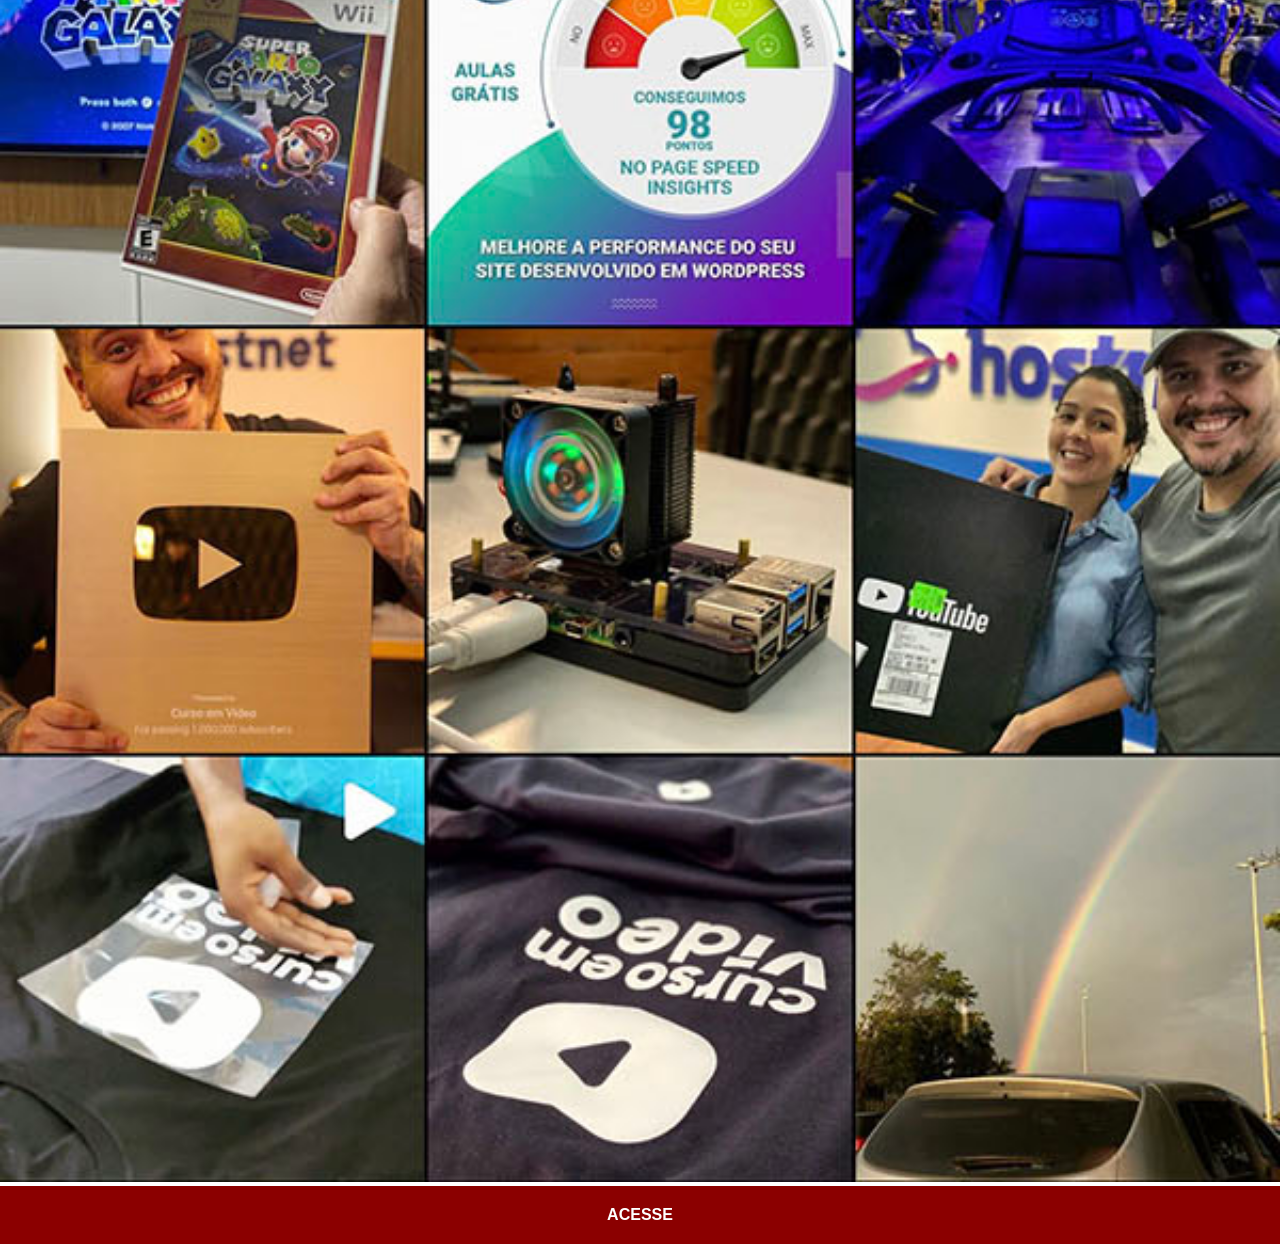
<file: instagram.html>
<!DOCTYPE html>
<html lang="pt-br">
<head>
    <meta charset="UTF-8">
    <meta name="viewport" content="width=device-width, initial-scale=1.0">
    <title>Instagram</title>
    <link rel="stylesheet" href="estilos/social.css">
</head>
<body>
    <img src="imagens/tela-instagram.jpg" alt="Instagram">
    <a href="https://www.instagram.com/gustavoguanabara/" target="_blank">ACESSE</a>
</body>
</html>
</file>
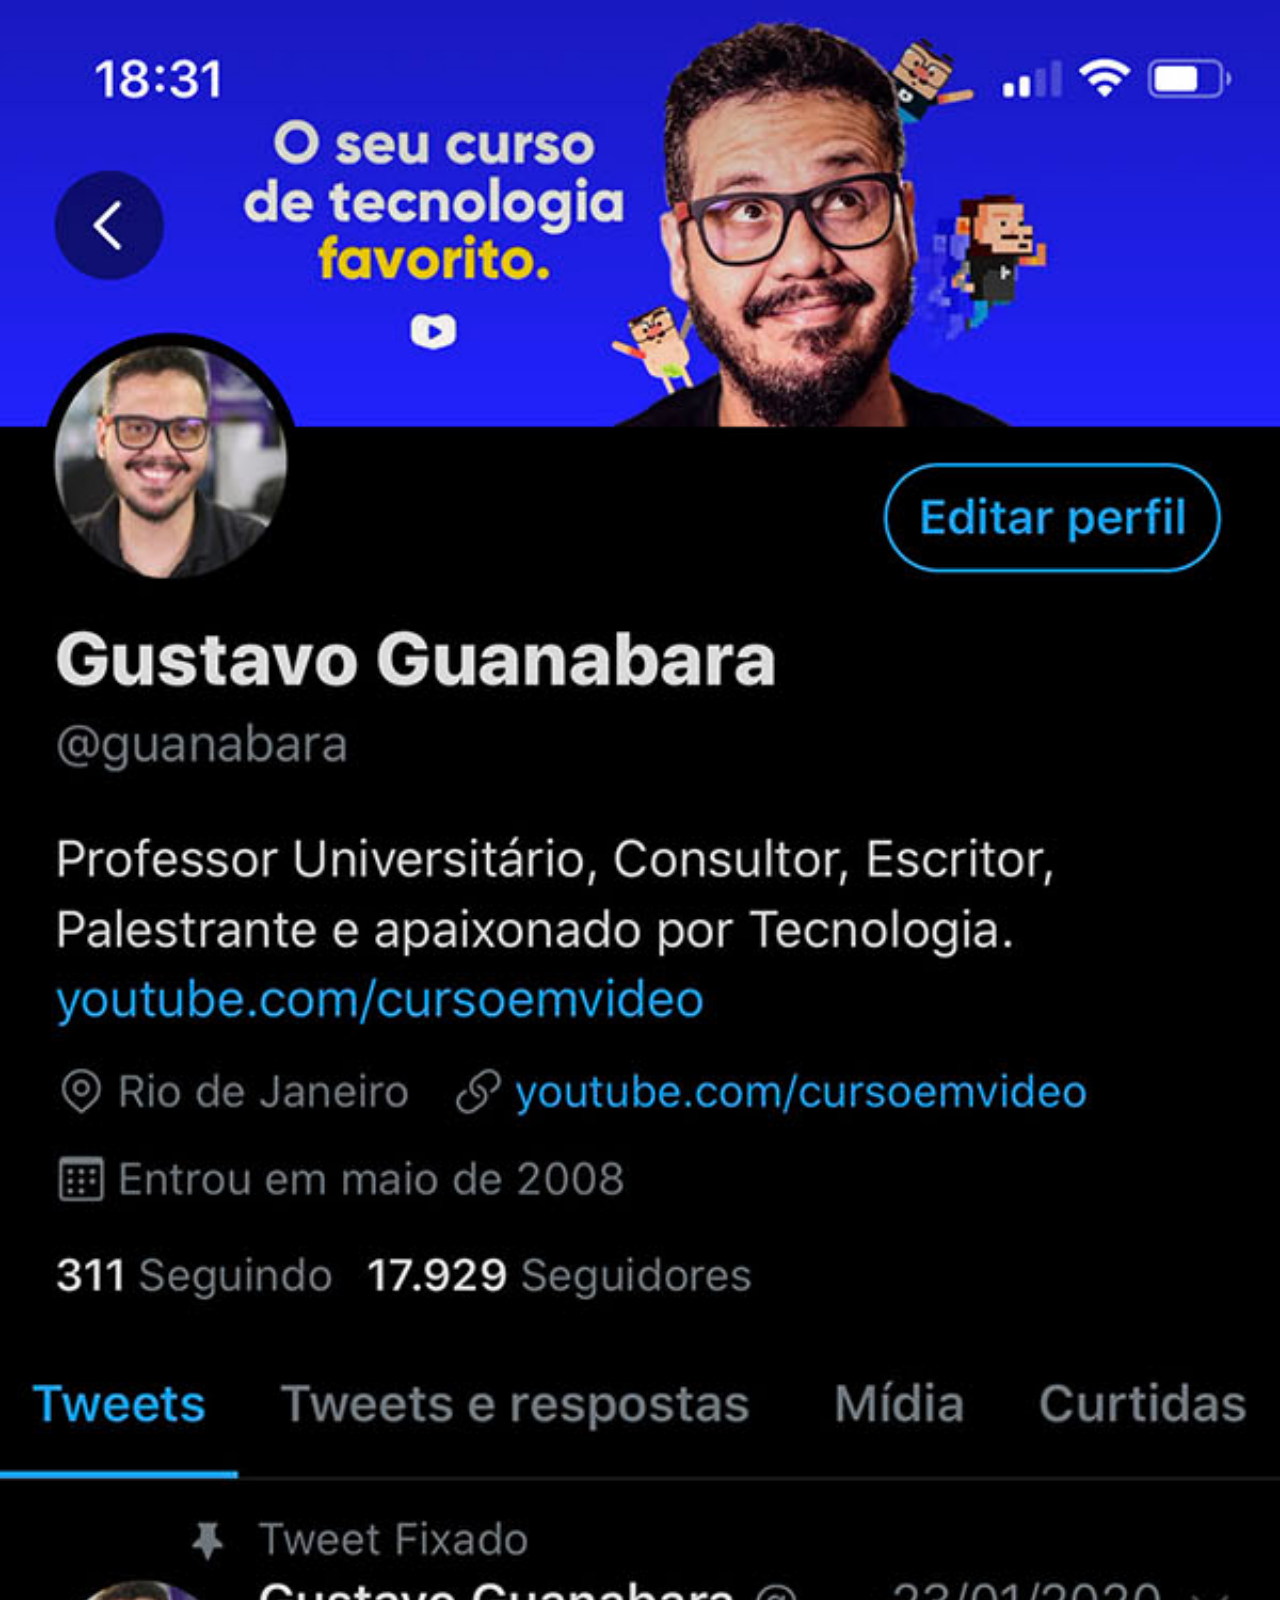
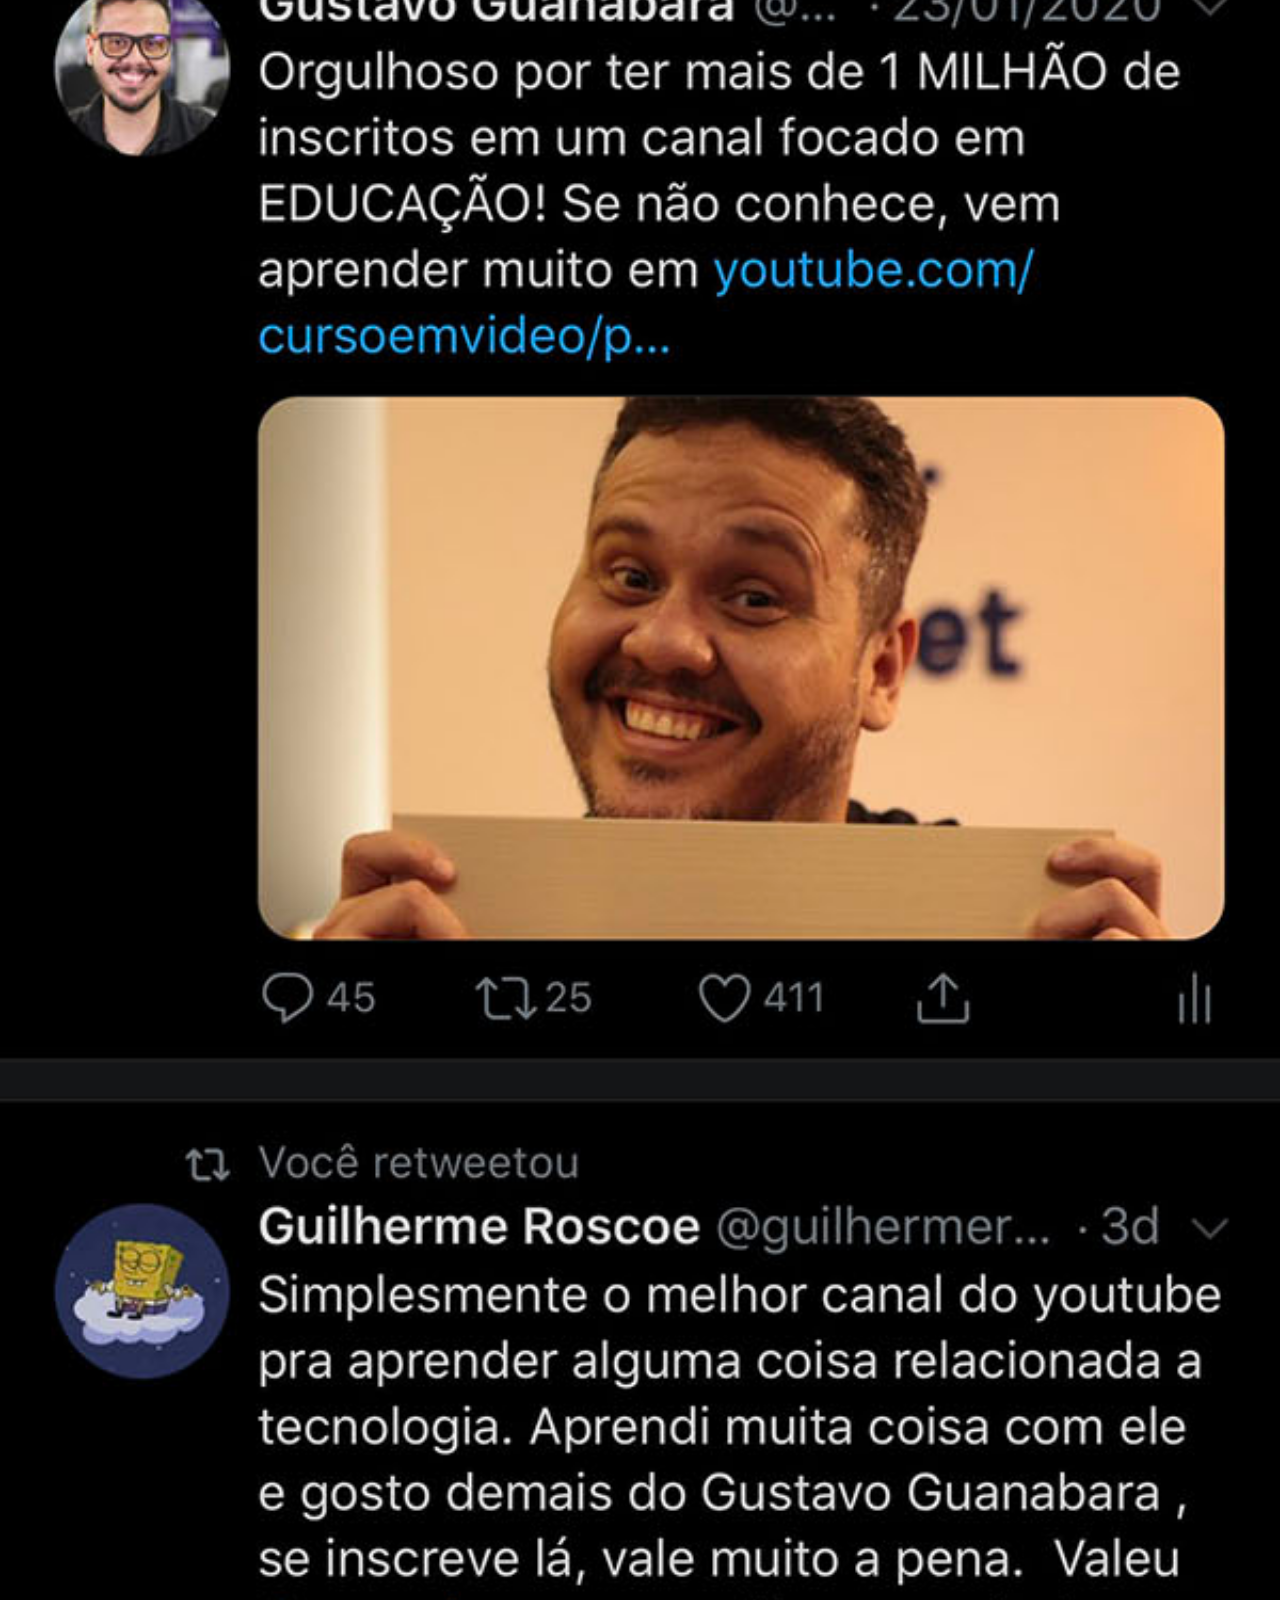
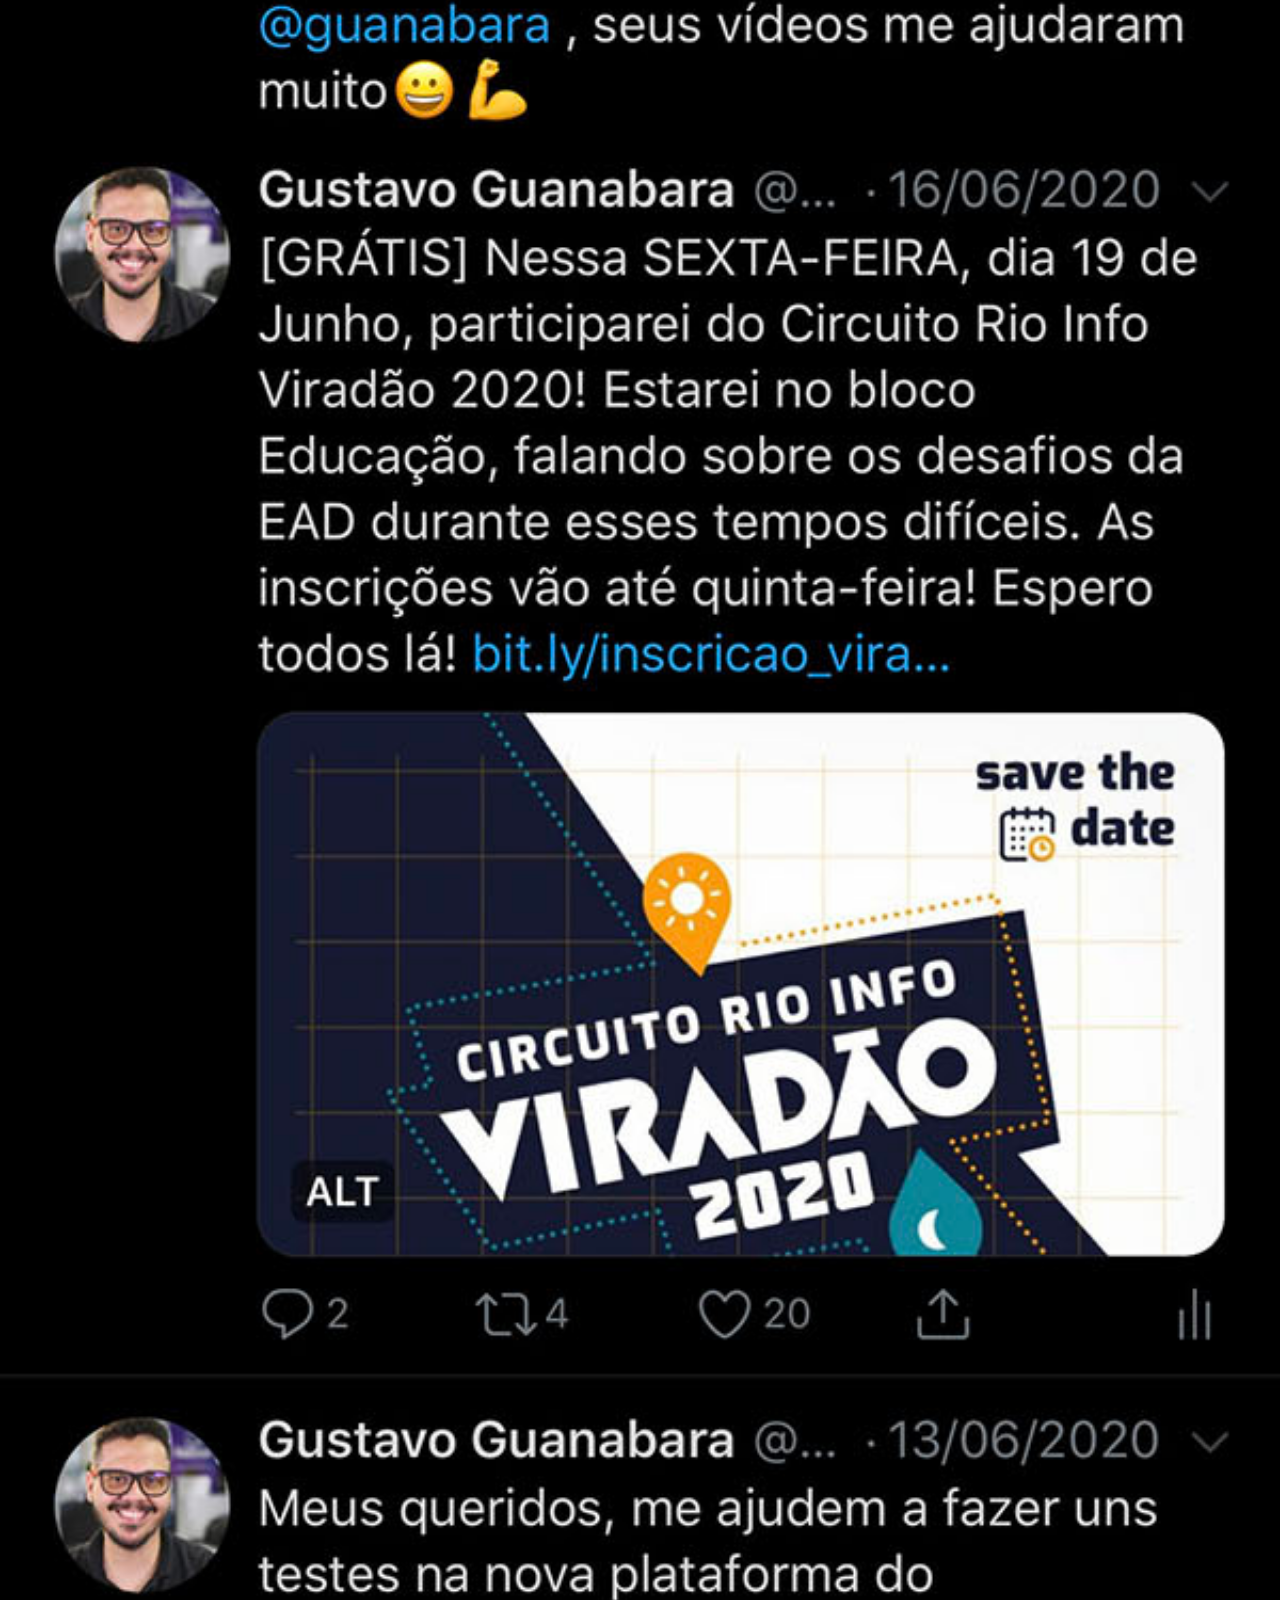
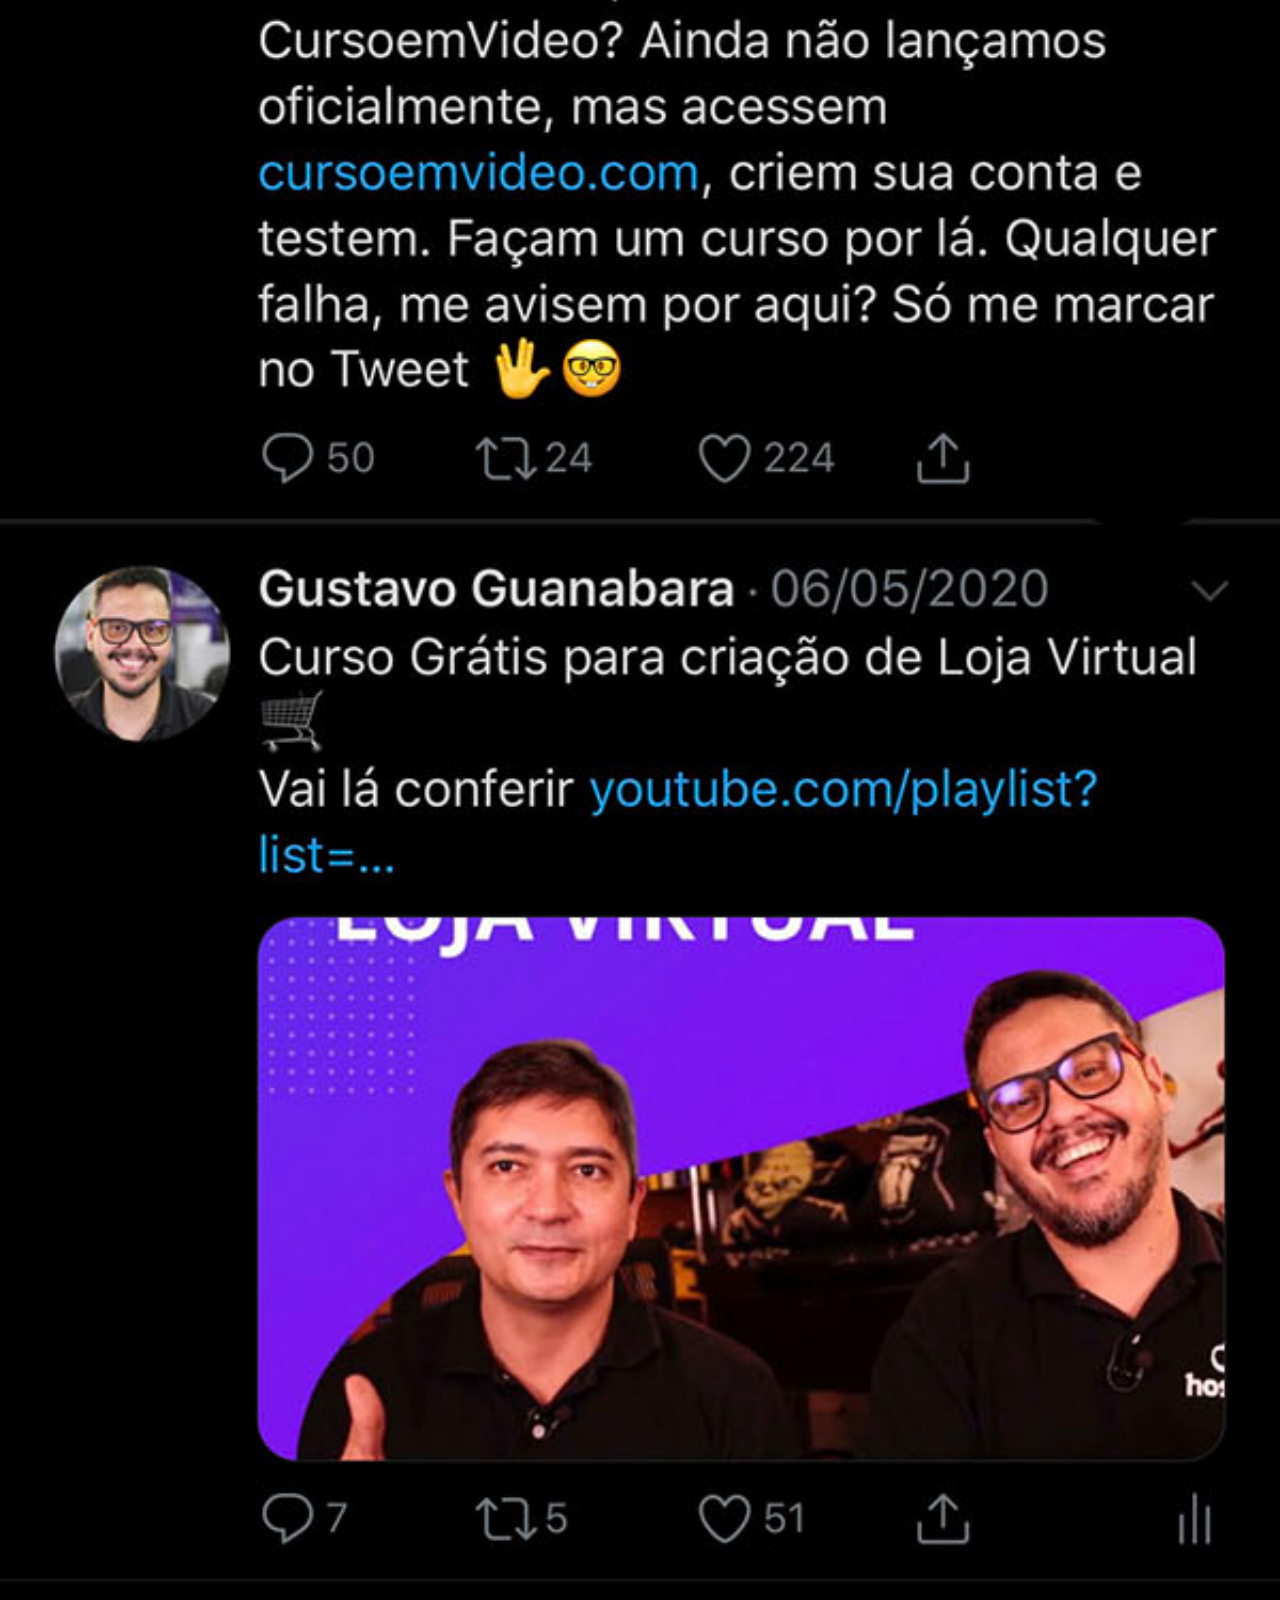
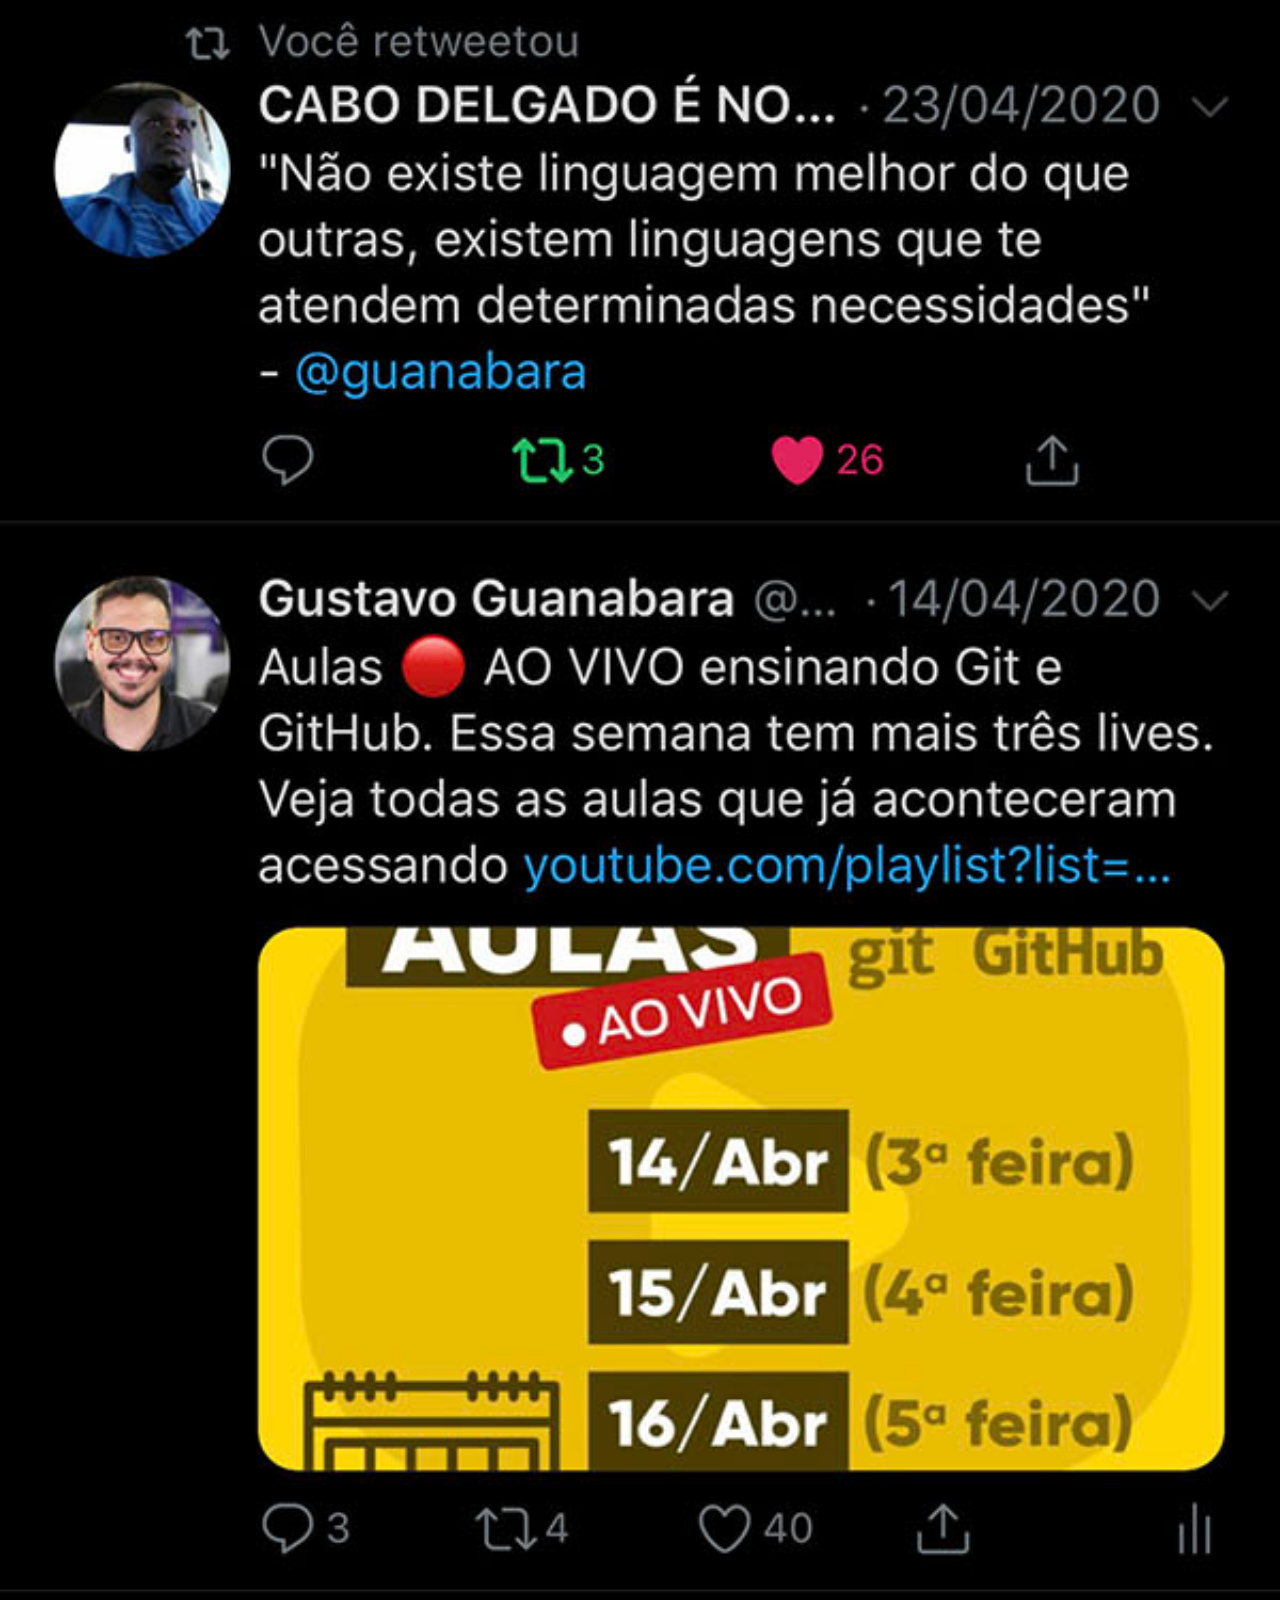
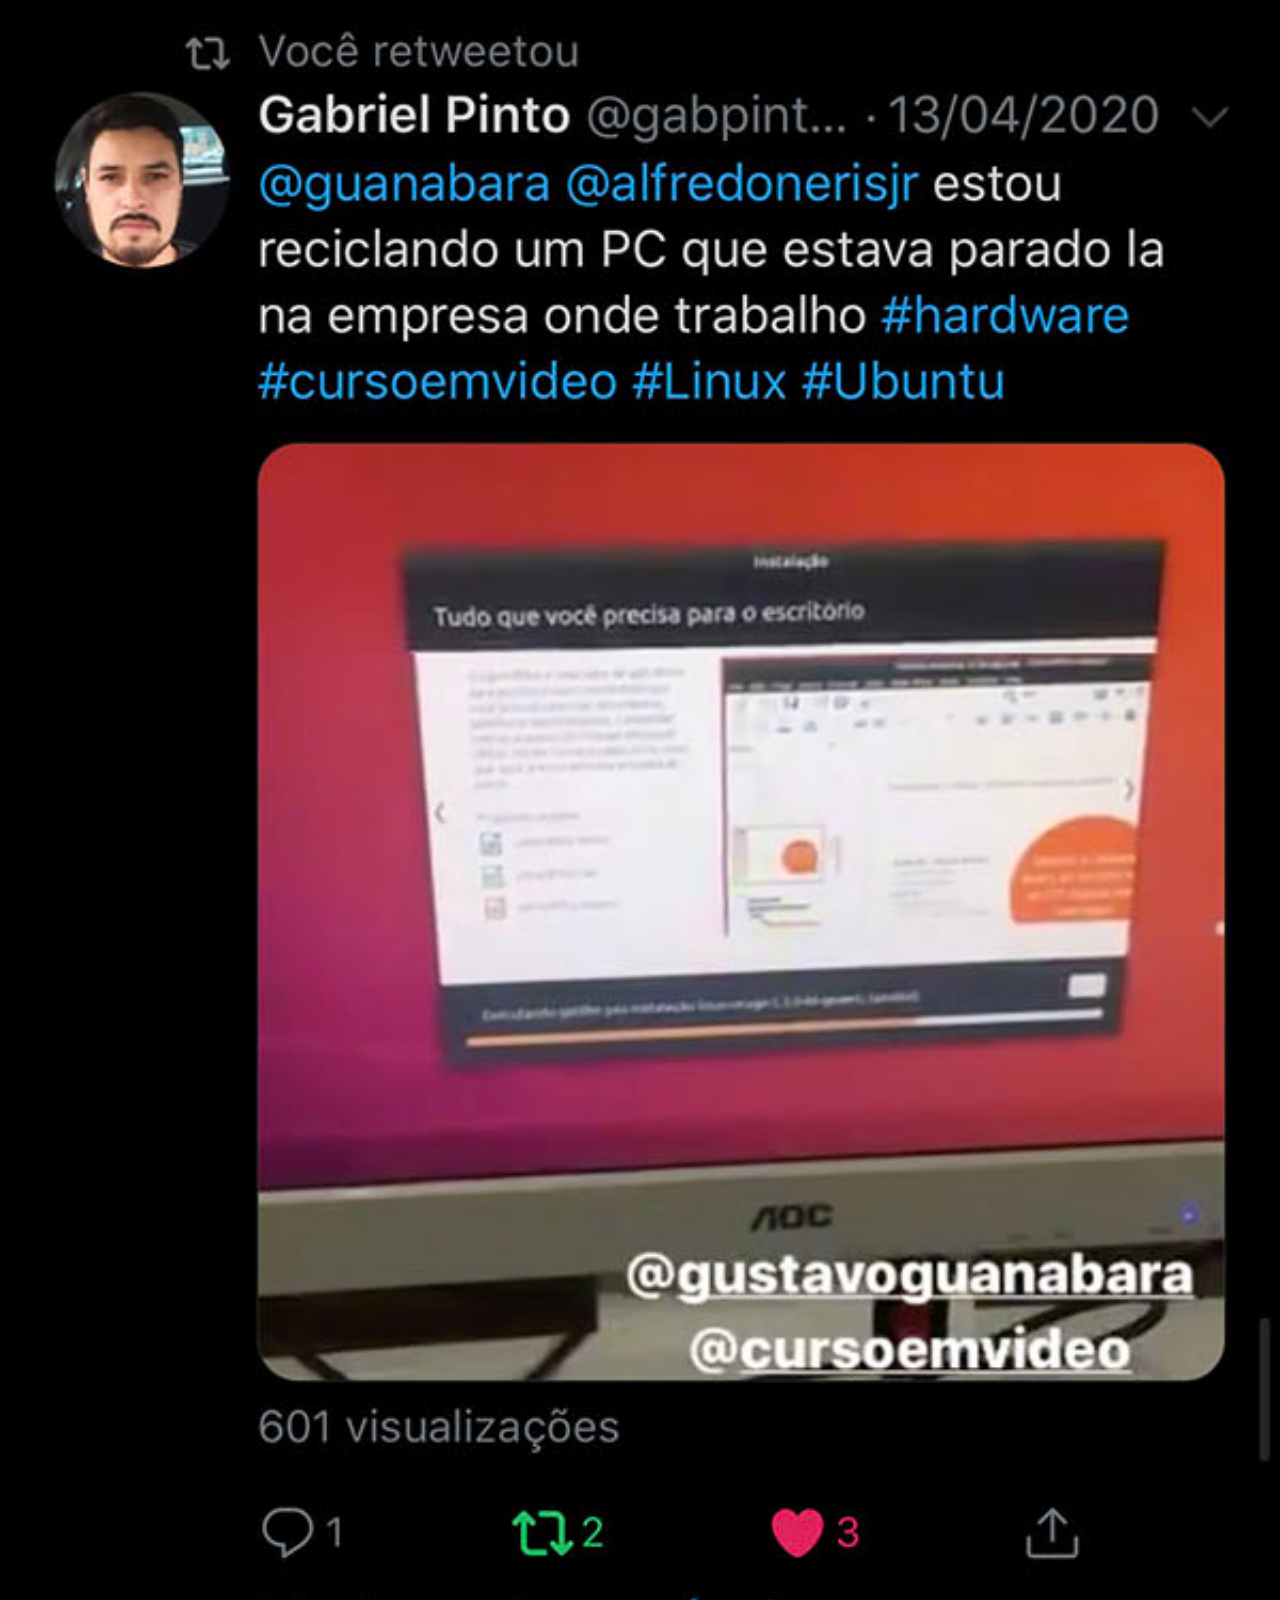
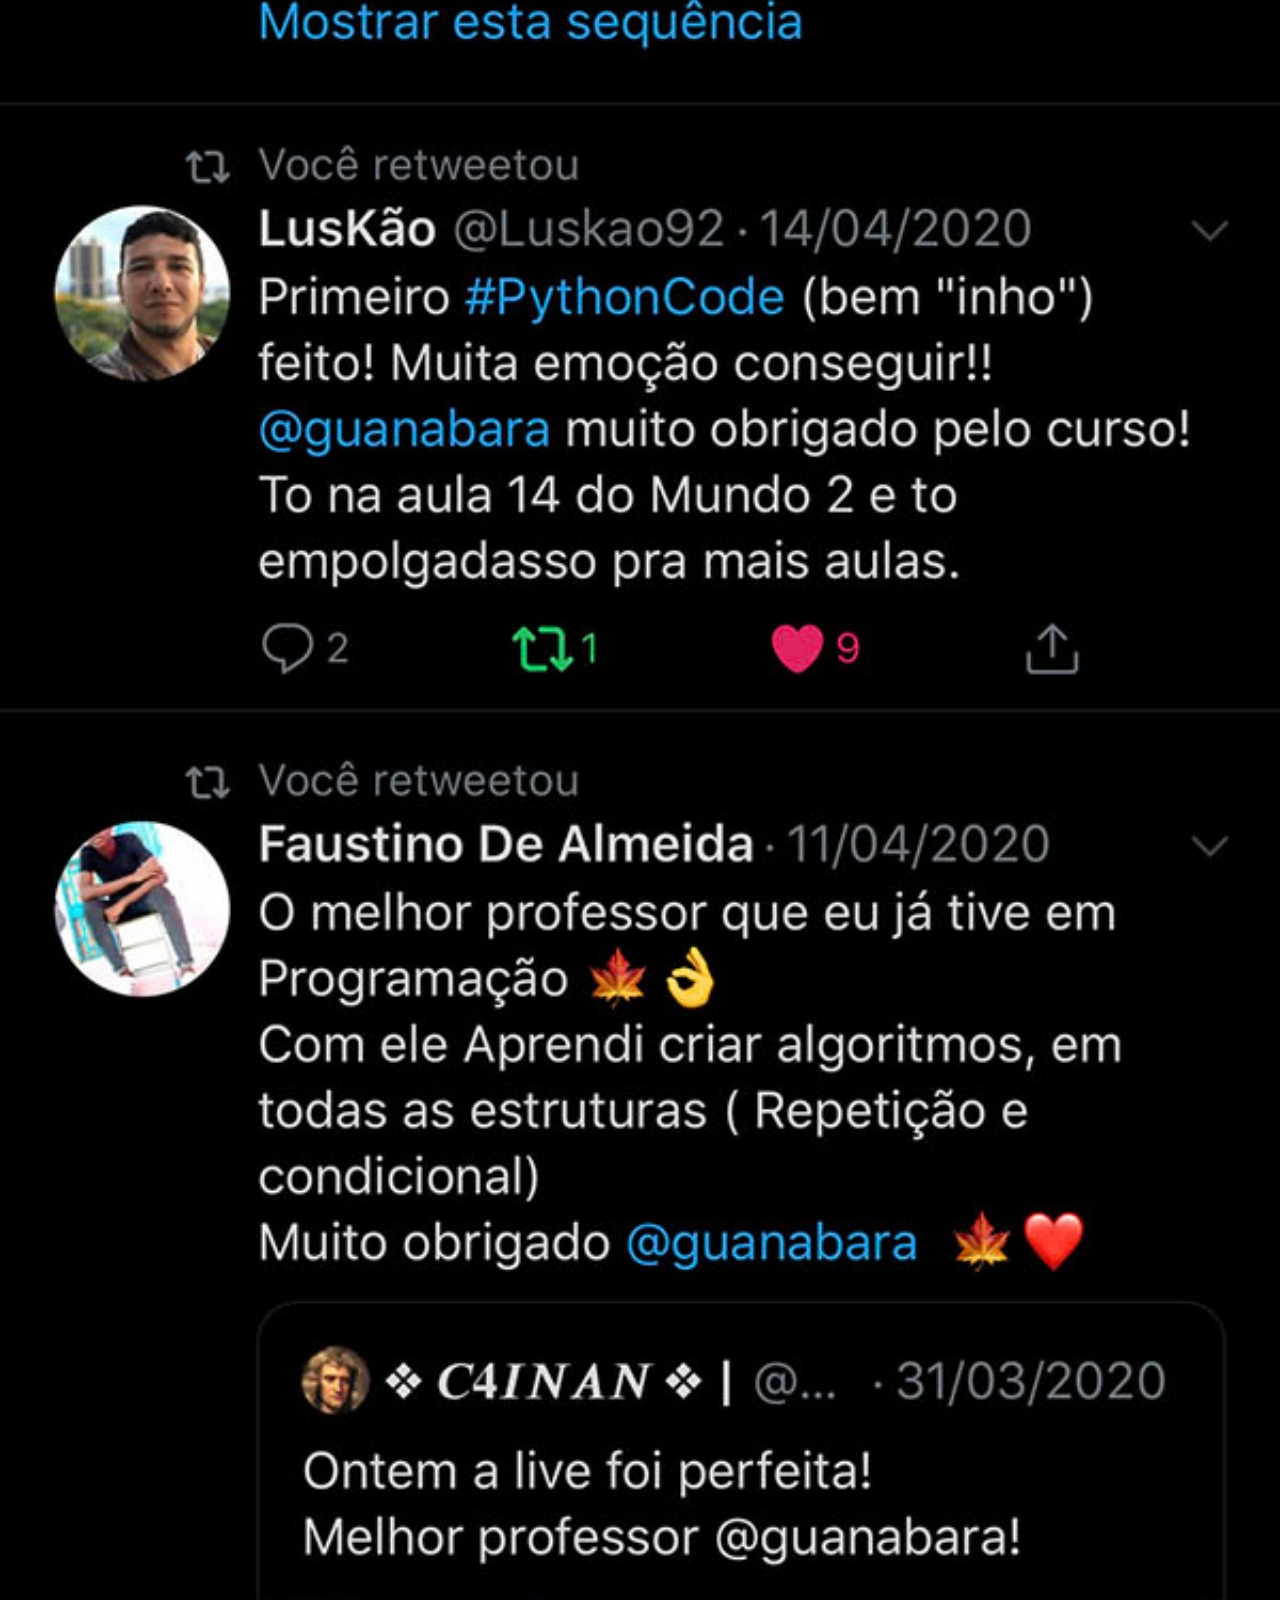
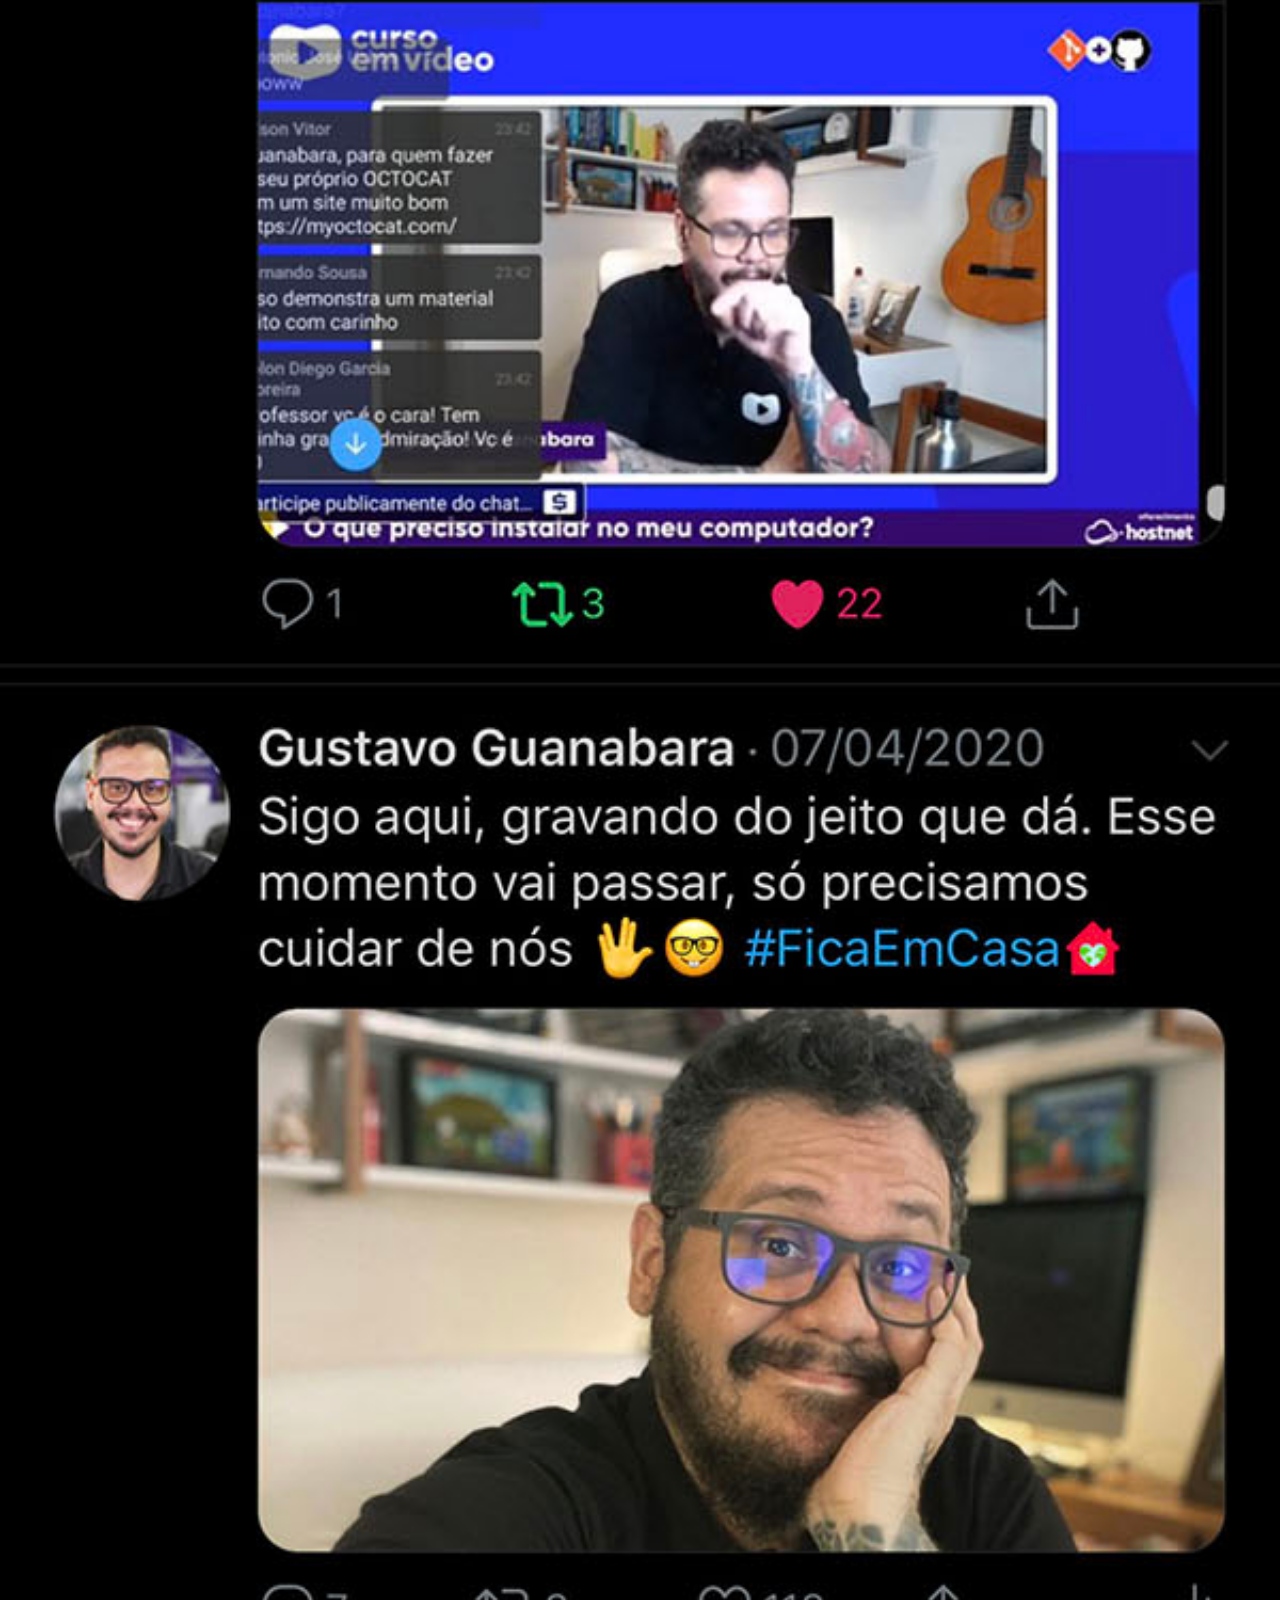
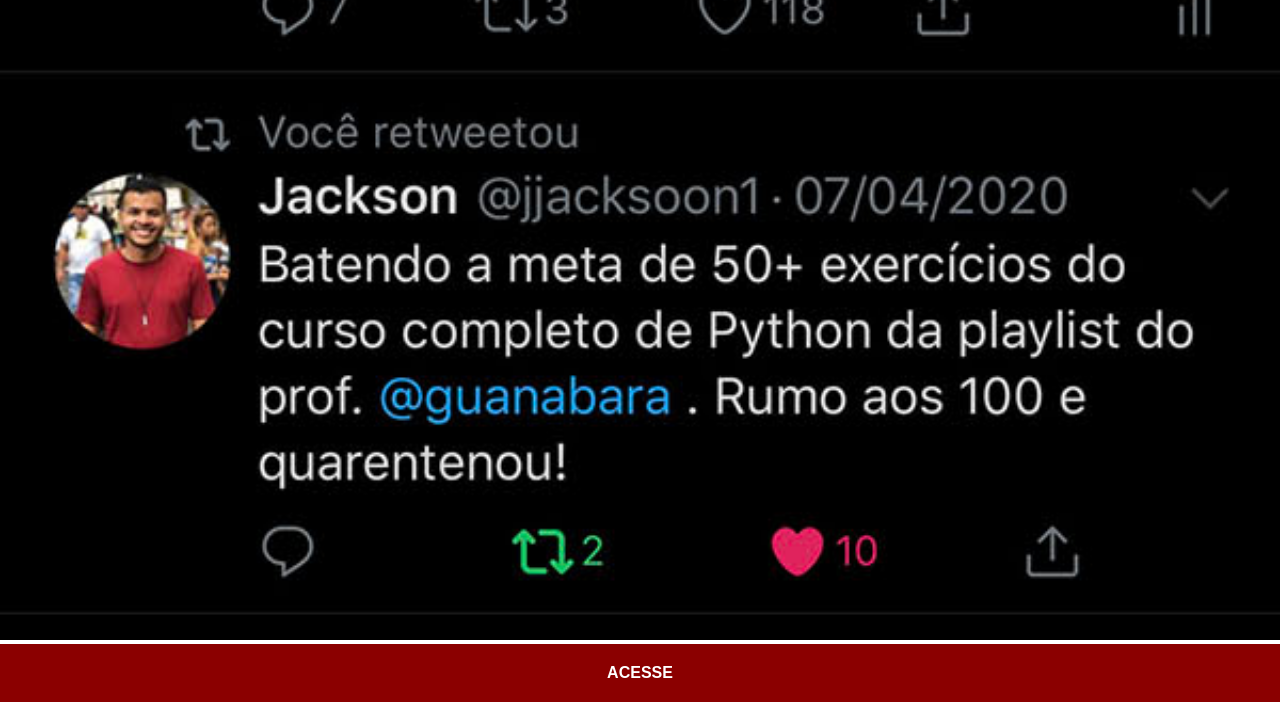
<file: twitter.html>
<!DOCTYPE html>
<html lang="pt-br">
<head>
    <meta charset="UTF-8">
    <meta name="viewport" content="width=device-width, initial-scale=1.0">
    <title>Twitter</title>
    <link rel="stylesheet" href="estilos/social.css">
</head>
<body>
    <img src="imagens/tela-twitter.jpg" alt="Twitter">
    <a href="https://x.com/guanabara">ACESSE</a>
   
</body>
</html>
</file>
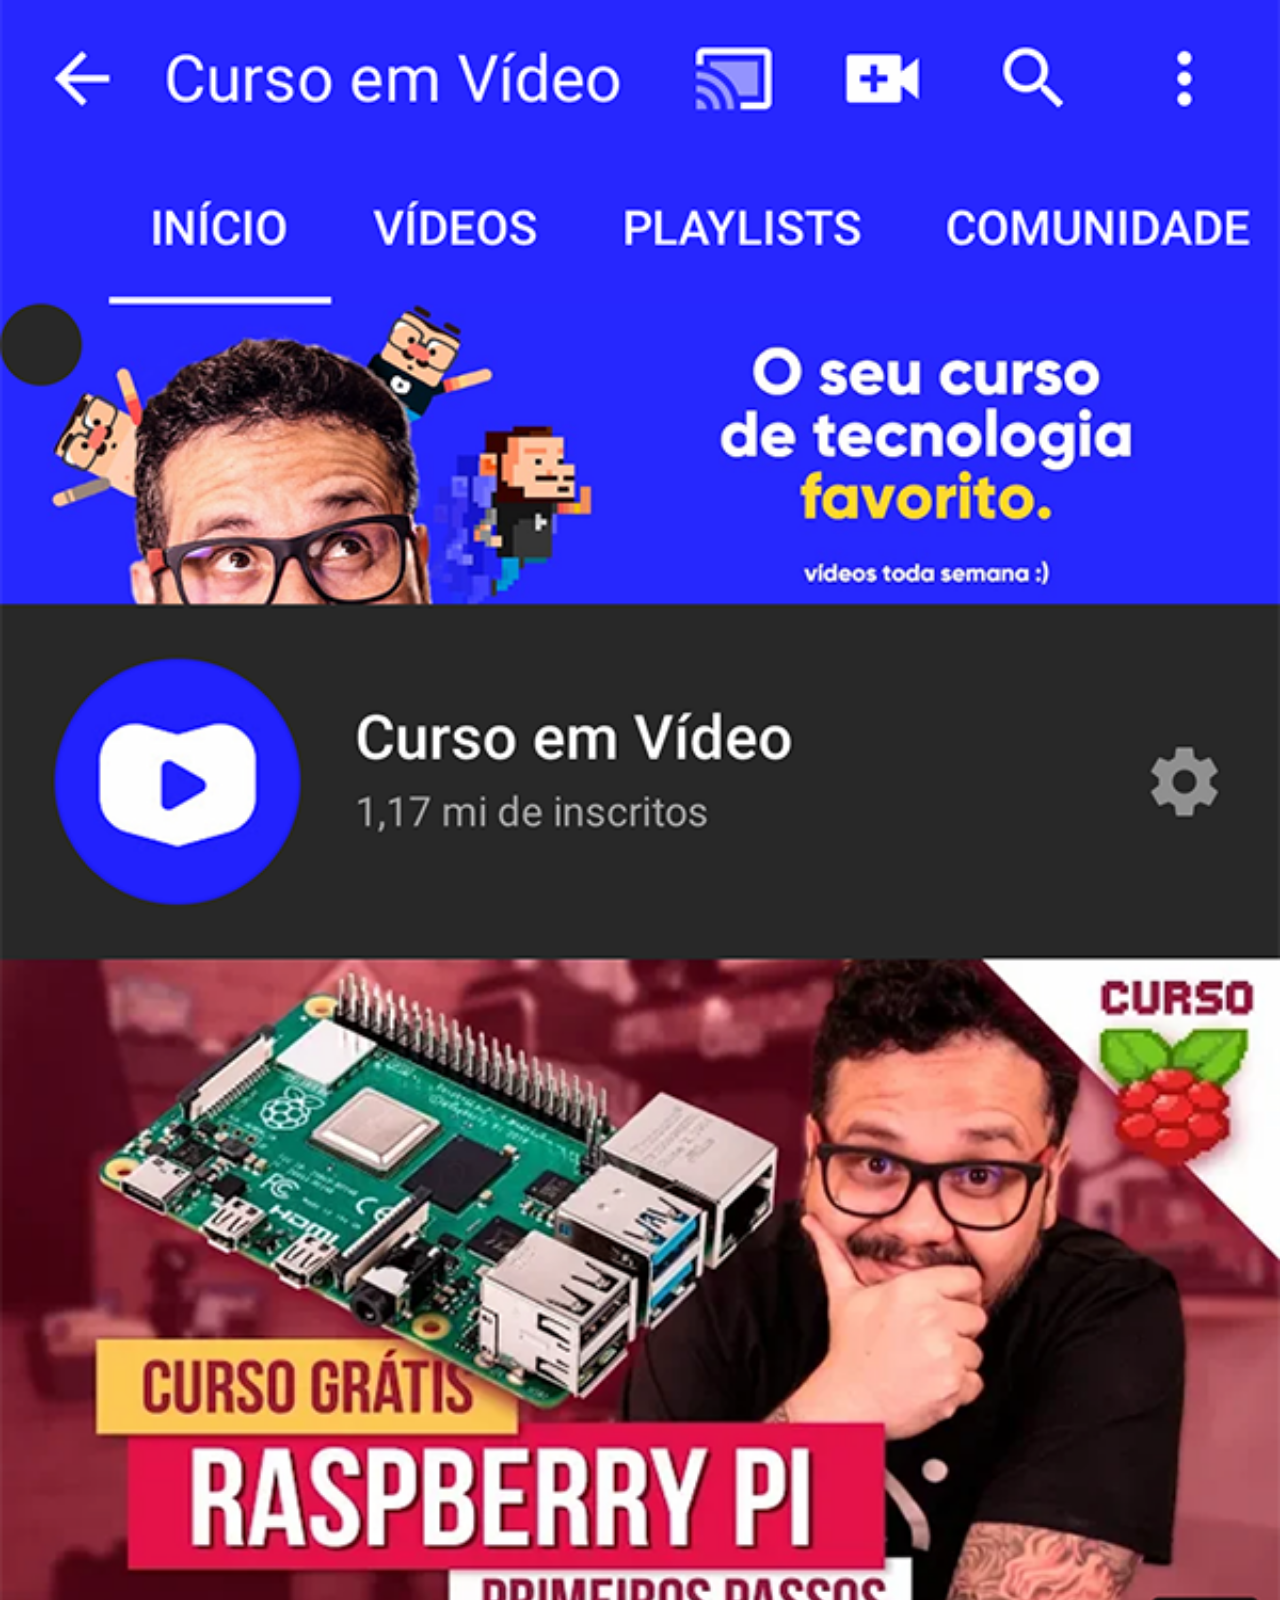
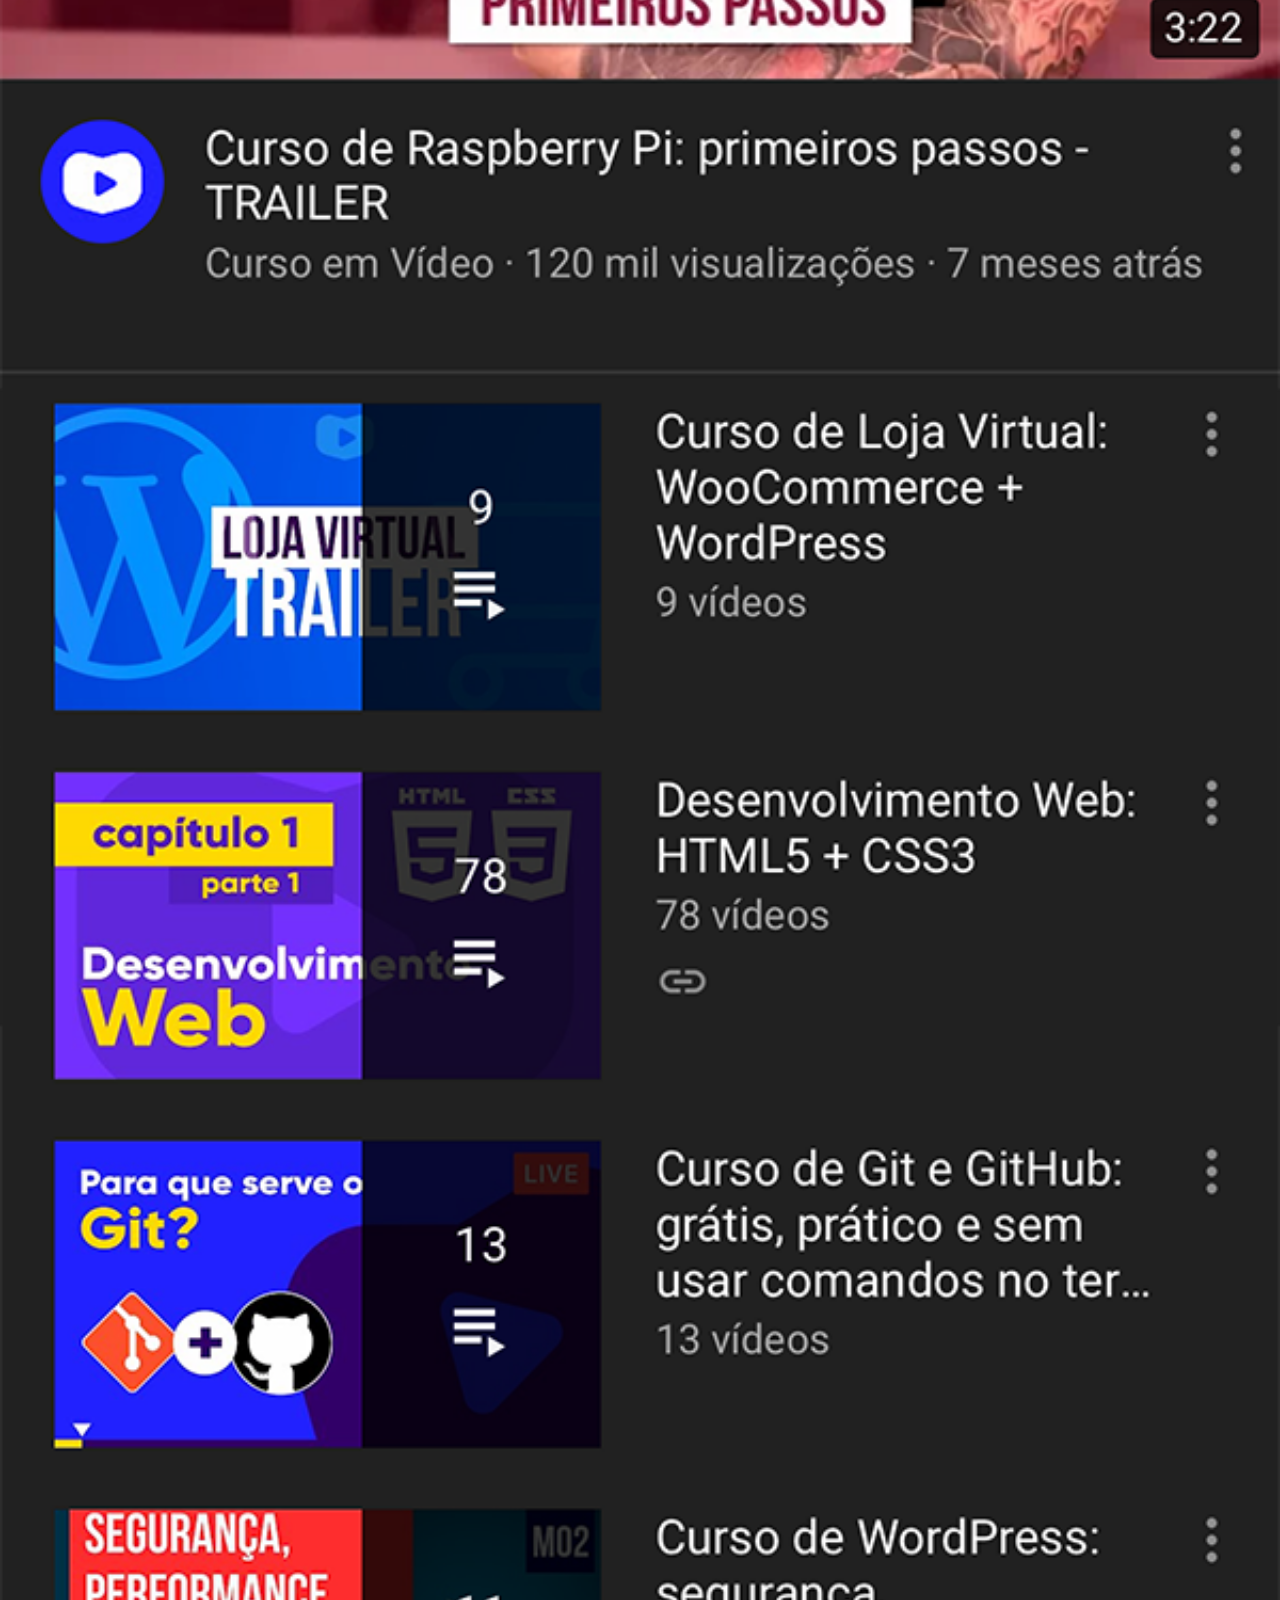
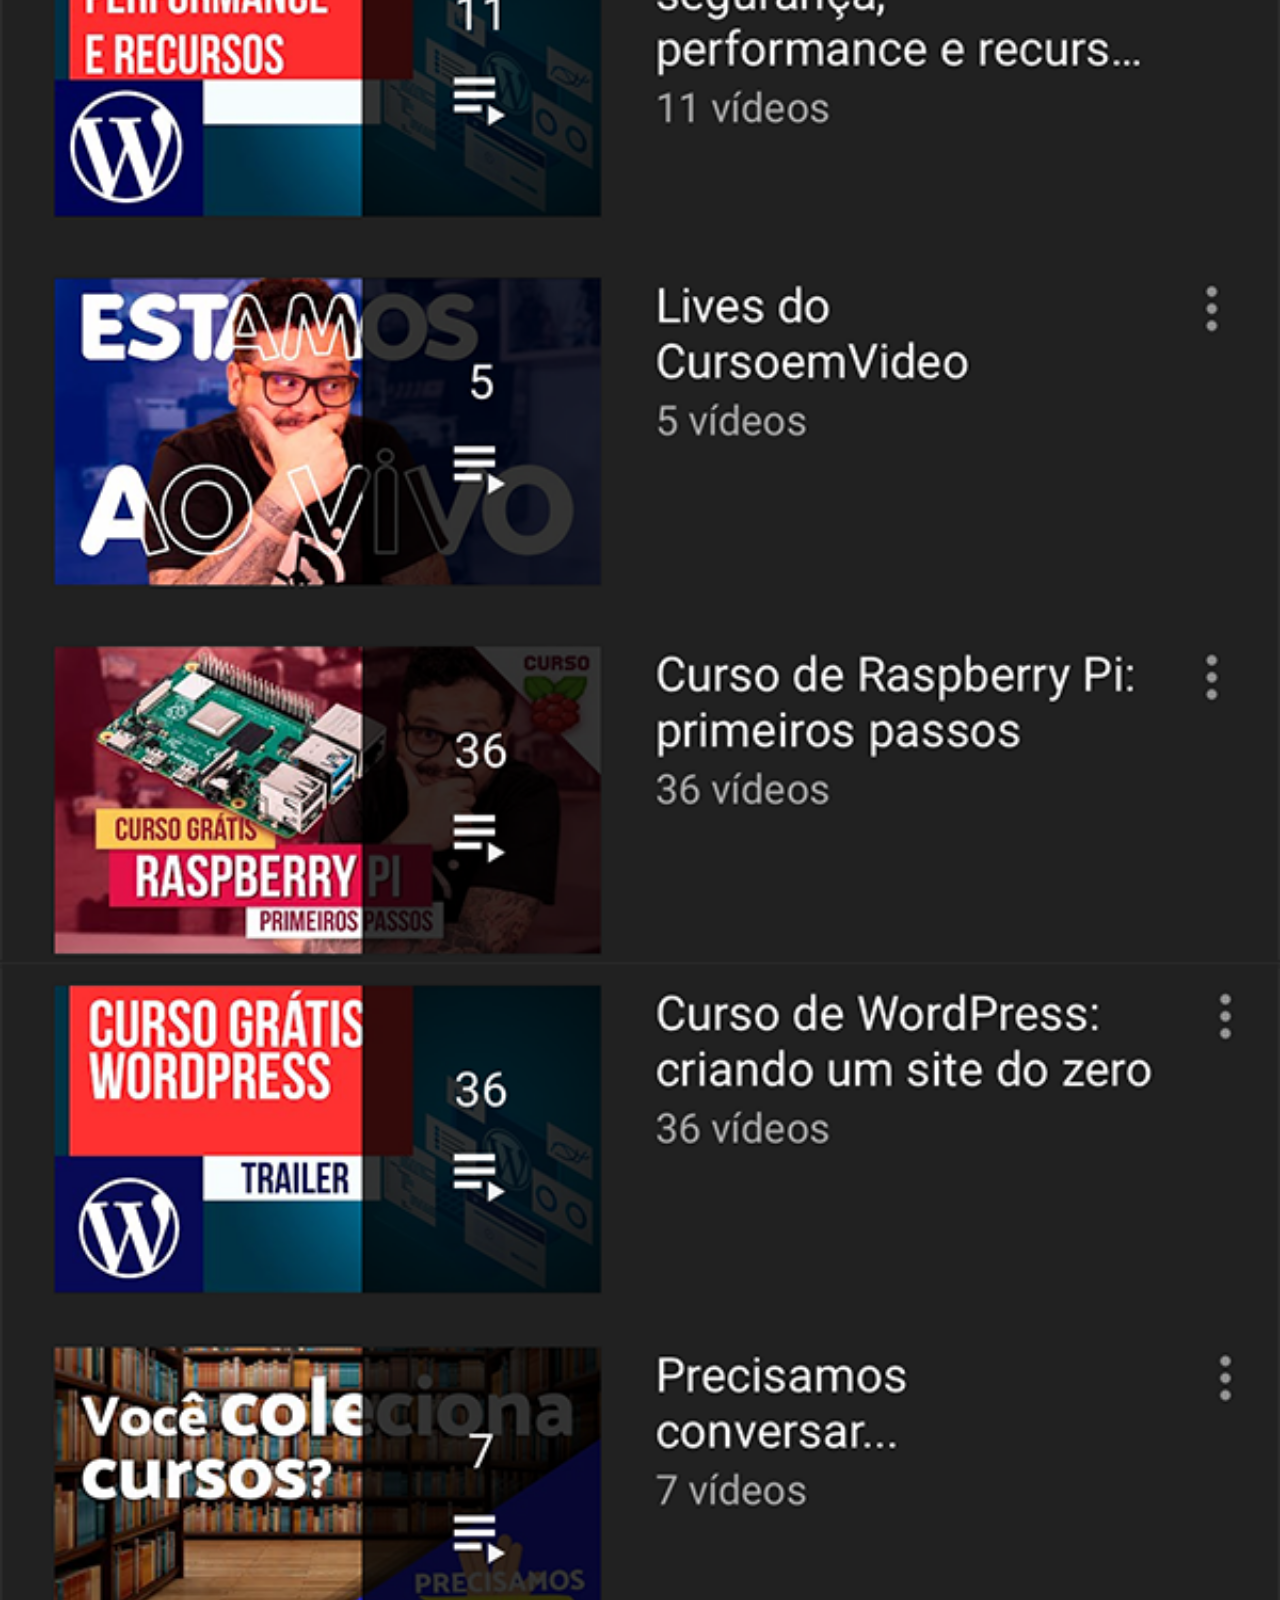
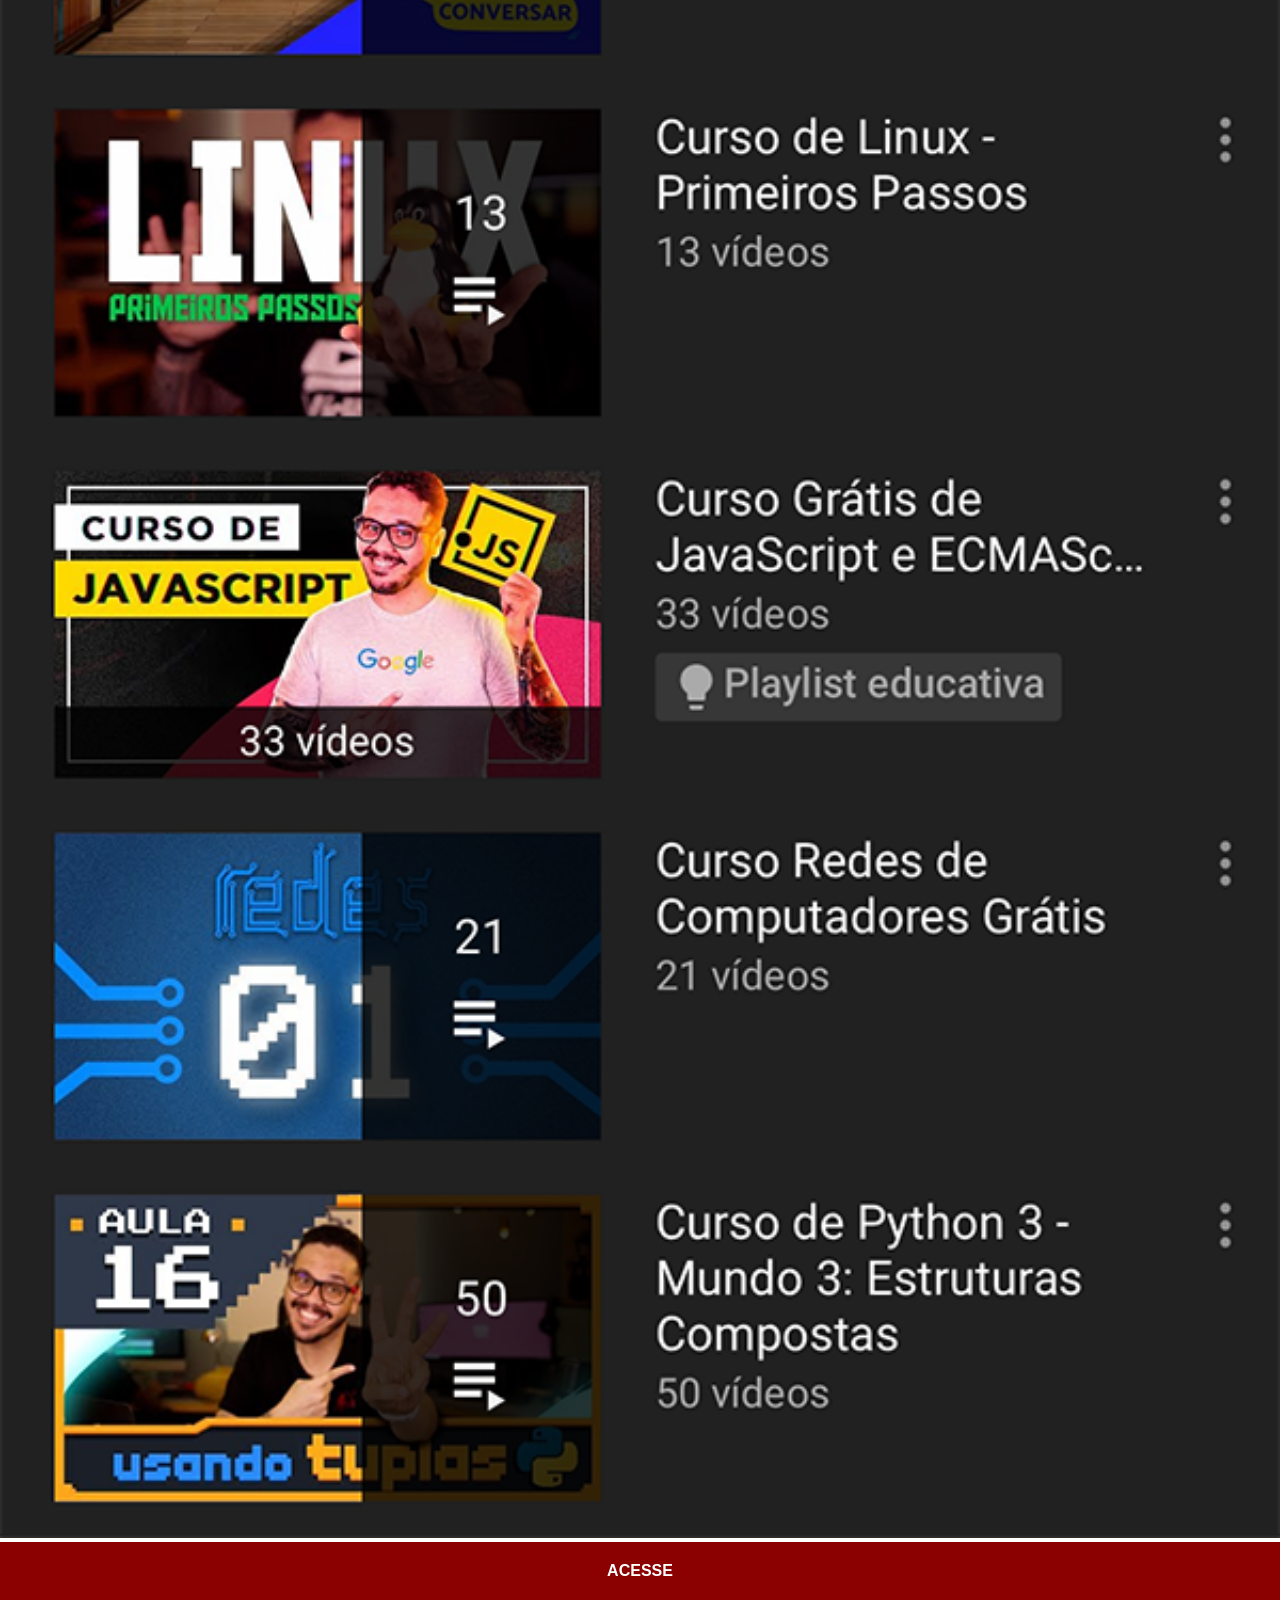
<file: youtube.html>
<!DOCTYPE html>
<html lang="pt-br">
<head>
    <meta charset="UTF-8">
    <meta name="viewport" content="width=device-width, initial-scale=1.0">
    <title>YouTube</title>
    <link rel="stylesheet" href="estilos/social.css">
</head>

<body>
    <img src="imagens/tela-youtube.png" alt="YouTube">
    <a href="https://www.youtube.com/@cursoemvideo" target="_blank">ACESSE</a>
</body>
</html>
</file>
<file: estilos/style.css>
@charset "UTF-8";

*{
    margin: 0px;
    padding: 0px;
    font-family: Arial, Helvetica, sans-serif;
}

html, body{
    height: 100vh;
    width: 100vh;
    background-color: black;
}

body{
    background: url('../imagens/fundo-madeira.jpg') no-repeat top center;
    background-size: cover;
    background-attachment: fixed;
    
}

main{
    height: 100vh;
    position: relative;
    
}

section#telefone{
    position: absolute;
    top: 50%;
    left: 50%;
    transform: translate(-50%, -50%);

    height: 627px;
    width: 311px;
    background: url('../imagens/frame-iphone.png') no-repeat;
}

iframe#tela{
    position: relative;
    top: 80px;
    left: 22px;
    width: 267px;
    height: 471px;
}
section#redes-sociais{
    text-align: right;

}
section#redes-sociais img{
    width: 50px;
    margin: 10px;
    border-radius: 50%;
    box-shadow: 2px 2px 5px rgb(0, 0, 0.400)

}

section#redes-sociais img:hover{
    border: 2px solid rgba(255, 255, 255, 0.637);
    transform: translate(-3px, -3px);
    box-shadow: 5px 5px 10px rgba(0, 0, 0, 0.623);
    transition: transform .2s, border 1s;
}
</file>
<file: estilos/social.css>
@charset "UTF 8";

    *{
        margin: 0px;
        padding: 0px;
        font-family: Arial, Helvetica, sans-serif;
    }

    ::-webkit-scrollbar{
        width: 0px;
        height: 0px;
    }
    img{
        width: 100vw;
    }
    a{
        display: block;
        background-color: darkred;
        color: white;
        padding: 20px;
        text-align: center;
        font-weight: bolder;
        text-decoration: none;
    }

    a:hover{
        background-color: red;
    }
</file>
